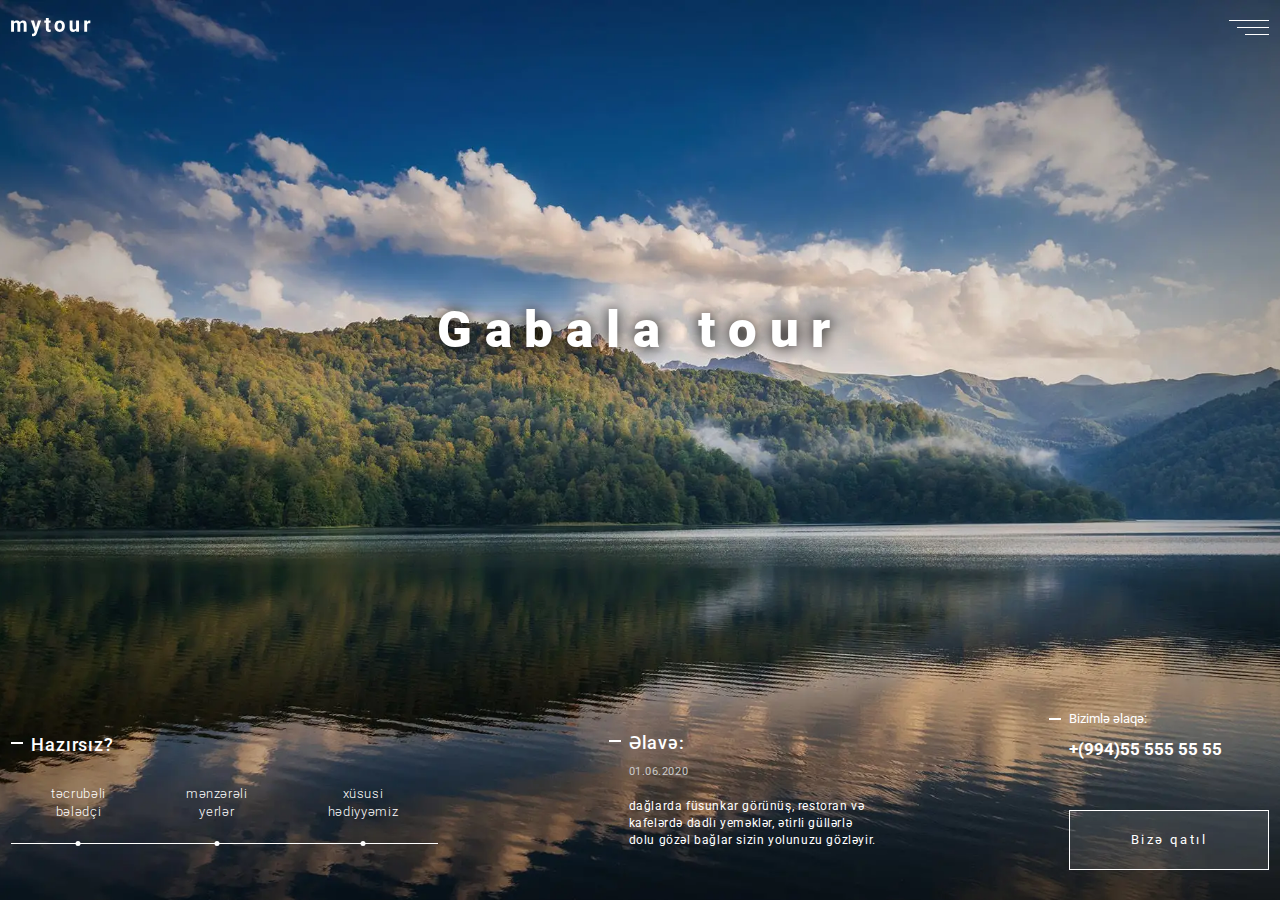
<file: index.html>
<!DOCTYPE html><html lang="az"><head>	<meta charset="UTF-8">	<meta name="viewport" content="width=device-width, initial-scale=1, maximum-scale=1">	<meta http-equiv="X-UA-Compatible" content="ae=edge">	<meta name="format-detection" content="telephone=no">	<title>Document</title>	<meta name="keywords" content="keywords">	<meta name="Description" content="Description">	<meta property="og:url" content="https://site.ru">	<meta property="og:image" content="https://site.ru/img/image.jpg">	<link rel="shortcut icon" href="img/icons/favicon.ico">	<link rel="stylesheet" href="css/libs.min.css">	<link rel="stylesheet" href="css/style.min.css"></head><body>	<div class="wrapper">		<div class="content">			<header class="header">	<div class="header__container _container">		<div class="header__head">			<a class="header__logo" href="#"><picture><source srcset="./img/logo.svg" type="image/webp"><img src="./img/logo.svg" alt="logotype"></picture></a>			<button class="header__burger"><span></span></button>		</div>		<div class="header__body">			<div class="header__wrapper">				<div class="header__text"><p>Qəbələnddə dağlarda füsunkar görünüş, təmiz hava, restoran və kafelərdə dadlı yeməklər, ətirli güllərlə dolu gözəl bağlar sizin yolunuzu gözləyir. Qəbələnd 40-dan çox əyləncə obyektindən – attraksionlar, karusellər, katamaranlı süni göllər, hovuz-su parkı, futbol, basketbol, voleybol meydançaları,  ibarətdir.  Həmçinin siz burada at və ponilərlə gəzintiyə də çıxa bilərsiniz.</p></div>				<div class="header__text"><p>Nohurgöl əzəmətli Qafqaz Dağları, təmiz havası və duru suyu ilə göz oxşayır və Qəbələnin ən görməli yerlərindəndir. Nohur gölü Qəbələ şəhərindən 3 km şərqdə, Nohurqışlaq kəndindən 1 km şimalda, Güllüburun, Göydağ və Yumuru dağların arasındakı təbii çuxurda yerləşir. Öz gözəlliyi ilə görənləri heyran edən Nohurgöldə sakit atmosfer və quşların səsi, şəhər səs-küyündən istirahət etmək üçün ideal mühit yaradır. Burada həmçinin kiçik qayıqlarla və katamaranlarla gəzməklə ətraf mənzərədən zövq almaq olar.</p></div>				<div class="header__text"><p>Vəndam kəndi rayon mərkəzindən 14 kilometr məsafədə yerləşir. Burada çoxlu meyvə, xüsusilə alma bağları var. Turistlərin marağını çəkən bu kəndin cazibədar yerləri çoxdur. Elə rayondakı əksər turizm obyektləri də burada fəaliyyət göstərir. “Duyma” sağlamlıq və istirahət mərkəzi, “Semerana”, “7 gözəl pansionatı” və 7 gözəl şəlaləsi ilə məşhurdur. Qəbələyə istirahətə gələnlər üçün ən çox kirayə evlərin olduğu kənddə məhz Vəndamdır.</p></div>				<div class="header__text"><p>Yeddi Gözəl Şəlaləsi – Qəbələnin ən məşhur turizm məkanlarından biri olan Yeddi gözəl şəlaləsi Vəndam kəndindən 6 kilometr aralıda və Puskan qəsəbəsi üzərində əsas trasın 3 kilometrliyində yerləşir. Burada müxtəlif yarğanlardan tökülən su yeddi pilləli şəlalə əmələ gətirir.</p></div>				<div class="header__text"><p>Qəbələdə turistlərin diqqətini çəkən daha bir böyük məkan “Tufandağ” qış turizm mərkəzidir. Burda idmanın qış növləri üzrə — kanatla gəzintilər, xizək sürmə, restoran, kafe, otel turları, həm böyüklər, həm də uşaqlar üçün ekskursiya və əyləncə xidmətləri vardır.</p></div>				<div class="header__text"><p>Mucuq şəlaləsi Laza kəndinin şimalında, Dəmiraparan çayının sol yamacında yerləşir.  Əvvəlcə sizin qarşınıza kiçik şəlalə çıxacaq və böyük şəlaləyə çatmaq üçün uzun məsafə qət etmək lazım gələcək. Nəhayət, üç saatlıq yoldan sonra 54 metr yüksəklikdə olan sıldırım qayadan sürətlə tökülən Mucuq şəlaləsini görəcəksiniz. Bu gözəl mənzərənin qarşısında yolun bütün yorğunluğu unutduracaq.</p></div>			</div>		</div>	</div></header>			<main class="main">				<div class="main__container _container">					<div class="main__title"><h1>Gabala tour</h1></div>					<div class="main__wrapper">						<div class="main__map">							<h6 class="main__map-title _title _anim-items">Hazırsız?</h6>							<div class="main__map-items">								<div class="main__map-item _anim-items"><p>təcrubəli <br> bələdçi</p></div>								<div class="main__map-item _anim-items"><p>mənzərəli <br> yerlər</p></div>								<div class="main__map-item _anim-items"><p>xüsusi <br> hədiyyəmiz</p></div>							</div>						</div>						<div class="main__info _anim-items">							<h6 class="main__info-title _title">Əlavə:</h6>							<span class="main__info-date">01.06.2020</span>							<div data-da=".main__title,991.98,1" class="main__info-text">dağlarda füsunkar görünüş, restoran və kafelərdə dadlı yeməklər, ətirli güllərlə dolu gözəl bağlar sizin yolunuzu gözləyir.</div>						</div>						<div class="main__connect">							<h6 class="main__connect-title _anim-items">Bizimlə əlaqə:</h6>							<div data-da=".main__title,700,2" class="main__connect-num _anim-items">+(994)55 555 55 55</div>							<a class="main__connect-btn _anim-items" href="#">Bizə qatıl</a>						</div>					</div>				</div>			</main>		</div>		<footer class="footer">	<div class="footer__container _container">		<div class="footer__body">		</div>	</div></footer>	</div>		<script src="js/libs.min.js"></script><script src="js/script.min.js"></script></body></html>
</file>
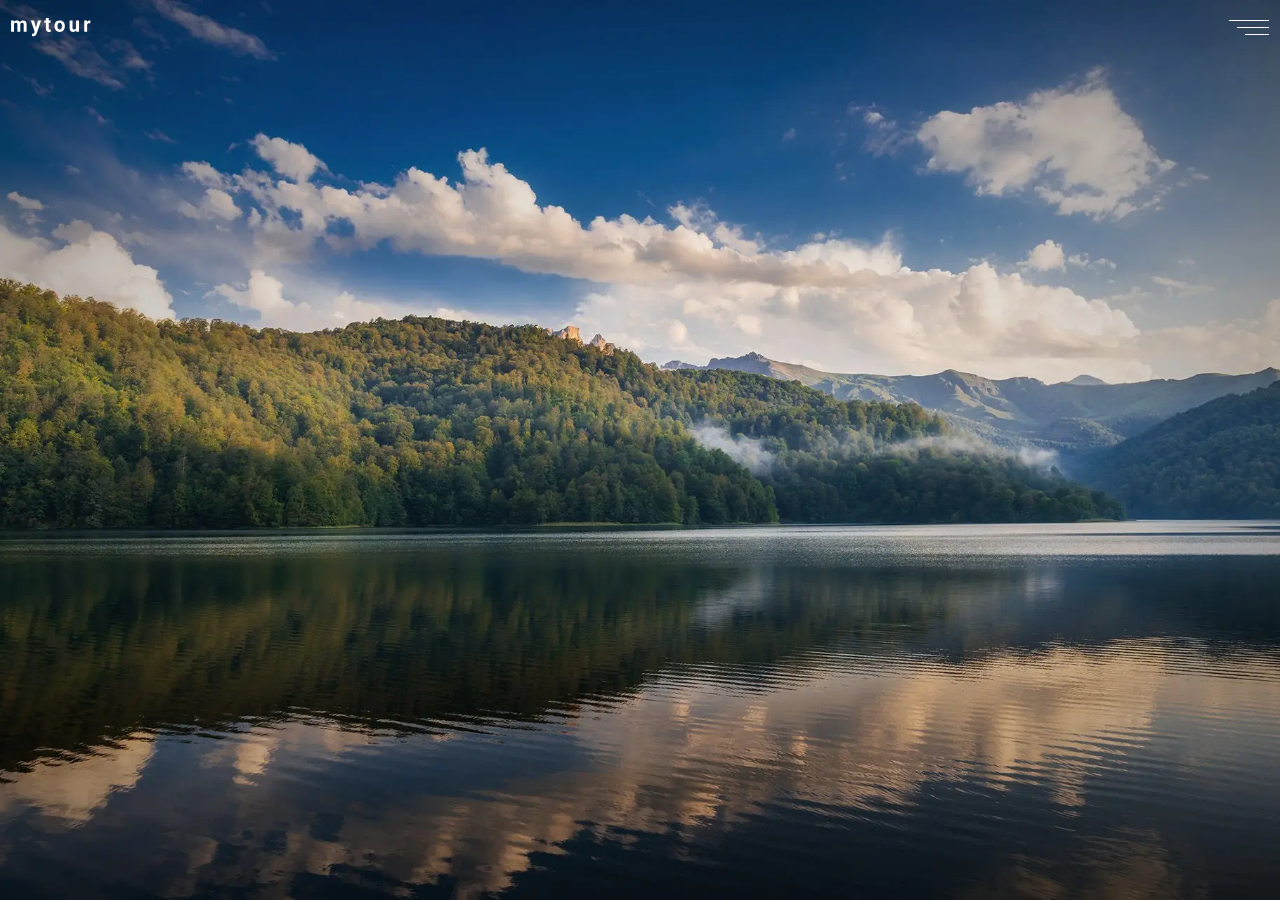
<file: page.html>
<!DOCTYPE html><html lang="en"><head>	<meta charset="UTF-8">	<meta name="viewport" content="width=device-width, initial-scale=1, maximum-scale=1">	<meta http-equiv="X-UA-Compatible" content="ae=edge">	<meta name="format-detection" content="telephone=no">	<title>Page</title>	<meta name="keywords" content="keywords">	<meta name="Description" content="Description">	<meta property="og:url" content="https://site.ru">	<meta property="og:image" content="https://site.ru/img/image.jpg">	<link rel="shortcut icon" href="img/icons/favicon.ico">	<link rel="stylesheet" href="css/libs.min.css">	<link rel="stylesheet" href="css/style.min.css"></head><body>	<div class="wrapper">		<div class="content">			<header class="header">	<div class="header__container _container">		<div class="header__head">			<a class="header__logo" href="#"><picture><source srcset="./img/logo.svg" type="image/webp"><img src="./img/logo.svg" alt="logotype"></picture></a>			<button class="header__burger"><span></span></button>		</div>		<div class="header__body">			<div class="header__wrapper">				<div class="header__text"><p>Qəbələnddə dağlarda füsunkar görünüş, təmiz hava, restoran və kafelərdə dadlı yeməklər, ətirli güllərlə dolu gözəl bağlar sizin yolunuzu gözləyir. Qəbələnd 40-dan çox əyləncə obyektindən – attraksionlar, karusellər, katamaranlı süni göllər, hovuz-su parkı, futbol, basketbol, voleybol meydançaları,  ibarətdir.  Həmçinin siz burada at və ponilərlə gəzintiyə də çıxa bilərsiniz.</p></div>				<div class="header__text"><p>Nohurgöl əzəmətli Qafqaz Dağları, təmiz havası və duru suyu ilə göz oxşayır və Qəbələnin ən görməli yerlərindəndir. Nohur gölü Qəbələ şəhərindən 3 km şərqdə, Nohurqışlaq kəndindən 1 km şimalda, Güllüburun, Göydağ və Yumuru dağların arasındakı təbii çuxurda yerləşir. Öz gözəlliyi ilə görənləri heyran edən Nohurgöldə sakit atmosfer və quşların səsi, şəhər səs-küyündən istirahət etmək üçün ideal mühit yaradır. Burada həmçinin kiçik qayıqlarla və katamaranlarla gəzməklə ətraf mənzərədən zövq almaq olar.</p></div>				<div class="header__text"><p>Vəndam kəndi rayon mərkəzindən 14 kilometr məsafədə yerləşir. Burada çoxlu meyvə, xüsusilə alma bağları var. Turistlərin marağını çəkən bu kəndin cazibədar yerləri çoxdur. Elə rayondakı əksər turizm obyektləri də burada fəaliyyət göstərir. “Duyma” sağlamlıq və istirahət mərkəzi, “Semerana”, “7 gözəl pansionatı” və 7 gözəl şəlaləsi ilə məşhurdur. Qəbələyə istirahətə gələnlər üçün ən çox kirayə evlərin olduğu kənddə məhz Vəndamdır.</p></div>				<div class="header__text"><p>Yeddi Gözəl Şəlaləsi – Qəbələnin ən məşhur turizm məkanlarından biri olan Yeddi gözəl şəlaləsi Vəndam kəndindən 6 kilometr aralıda və Puskan qəsəbəsi üzərində əsas trasın 3 kilometrliyində yerləşir. Burada müxtəlif yarğanlardan tökülən su yeddi pilləli şəlalə əmələ gətirir.</p></div>				<div class="header__text"><p>Qəbələdə turistlərin diqqətini çəkən daha bir böyük məkan “Tufandağ” qış turizm mərkəzidir. Burda idmanın qış növləri üzrə — kanatla gəzintilər, xizək sürmə, restoran, kafe, otel turları, həm böyüklər, həm də uşaqlar üçün ekskursiya və əyləncə xidmətləri vardır.</p></div>				<div class="header__text"><p>Mucuq şəlaləsi Laza kəndinin şimalında, Dəmiraparan çayının sol yamacında yerləşir.  Əvvəlcə sizin qarşınıza kiçik şəlalə çıxacaq və böyük şəlaləyə çatmaq üçün uzun məsafə qət etmək lazım gələcək. Nəhayət, üç saatlıq yoldan sonra 54 metr yüksəklikdə olan sıldırım qayadan sürətlə tökülən Mucuq şəlaləsini görəcəksiniz. Bu gözəl mənzərənin qarşısında yolun bütün yorğunluğu unutduracaq.</p></div>			</div>		</div>	</div></header>			<main class="main">			</main>			<footer class="footer">	<div class="footer__container _container">		<div class="footer__body">		</div>	</div></footer>		</div>	</div>		<script src="js/libs.min.js"></script><script src="js/script.min.js"></script></body></html>
</file>
<file: css/libs.min.css>
@charset "UTF-8";/*! normalize.css v8.0.1 | MIT License | github.com/necolas/normalize.css */button,hr,input{overflow:visible}progress,sub,sup{vertical-align:baseline}.fancybox-container,.fancybox-thumbs,.fancybox-thumbs__list a,.slick-slider{-webkit-tap-highlight-color:transparent}.fancybox-caption,.fancybox-infobar,.slick-slide.dragging img{pointer-events:none}.fancybox-infobar,.fancybox-slide--image .fancybox-content{-webkit-user-select:none;-moz-user-select:none;-ms-user-select:none}.fancybox-container,.fancybox-slide,.fancybox-slide--image .fancybox-content,.fancybox-thumbs__list a{-webkit-backface-visibility:hidden}html{line-height:1.15;-webkit-text-size-adjust:100%}body{margin:0}details,main{display:block}h1{font-size:2em;margin:.67em 0}hr{-webkit-box-sizing:content-box;box-sizing:content-box;height:0}code,kbd,pre,samp{font-family:monospace,monospace;font-size:1em}a{background-color:transparent}abbr[title]{border-bottom:none;-webkit-text-decoration:underline dotted;text-decoration:underline dotted}b,strong{font-weight:bolder}small{font-size:80%}sub,sup{font-size:75%;line-height:0;position:relative}sub{bottom:-.25em}sup{top:-.5em}img{border-style:none}button,input,optgroup,select,textarea{font-family:inherit;font-size:100%;line-height:1.15;margin:0}button,select{text-transform:none}[type=button],[type=reset],[type=submit],button{-webkit-appearance:button}[type=button]::-moz-focus-inner,[type=reset]::-moz-focus-inner,[type=submit]::-moz-focus-inner,button::-moz-focus-inner{border-style:none;padding:0}[type=button]:-moz-focusring,[type=reset]:-moz-focusring,[type=submit]:-moz-focusring,button:-moz-focusring{outline:ButtonText dotted 1px}fieldset{padding:.35em .75em .625em}legend{-webkit-box-sizing:border-box;box-sizing:border-box;color:inherit;display:table;max-width:100%;padding:0;white-space:normal}textarea{overflow:auto}[type=checkbox],[type=radio]{-webkit-box-sizing:border-box;box-sizing:border-box;padding:0}[type=number]::-webkit-inner-spin-button,[type=number]::-webkit-outer-spin-button{height:auto}[type=search]{-webkit-appearance:textfield;outline-offset:-2px}[type=search]::-webkit-search-decoration{-webkit-appearance:none}::-webkit-file-upload-button{-webkit-appearance:button;font:inherit}summary{display:list-item}[hidden],template{display:none}body.compensate-for-scrollbar{overflow:hidden}.fancybox-active{height:auto}.fancybox-is-hidden{left:-9999px;margin:0;position:absolute!important;top:-9999px;visibility:hidden}.fancybox-container{height:100%;left:0;outline:0;position:fixed;top:0;-ms-touch-action:manipulation;touch-action:manipulation;-webkit-transform:translateZ(0);transform:translateZ(0);width:100%;z-index:99992}.fancybox-container *{-webkit-box-sizing:border-box;box-sizing:border-box}.fancybox-bg,.fancybox-inner,.fancybox-outer,.fancybox-stage{bottom:0;left:0;position:absolute;right:0;top:0}.fancybox-outer{-webkit-overflow-scrolling:touch;overflow-y:auto}.fancybox-bg{background:#1e1e1e;opacity:0;-webkit-transition-duration:inherit;-o-transition-duration:inherit;transition-duration:inherit;-webkit-transition-property:opacity;-o-transition-property:opacity;transition-property:opacity;-webkit-transition-timing-function:cubic-bezier(.47,0,.74,.71);-o-transition-timing-function:cubic-bezier(.47,0,.74,.71);transition-timing-function:cubic-bezier(.47,0,.74,.71)}.fancybox-is-open .fancybox-bg{opacity:.9;-webkit-transition-timing-function:cubic-bezier(.22,.61,.36,1);-o-transition-timing-function:cubic-bezier(.22,.61,.36,1);transition-timing-function:cubic-bezier(.22,.61,.36,1)}.fancybox-caption,.fancybox-infobar,.fancybox-navigation .fancybox-button,.fancybox-toolbar{direction:ltr;opacity:0;position:absolute;-webkit-transition:opacity .25s ease,visibility 0s ease .25s;-o-transition:opacity .25s ease,visibility 0s ease .25s;transition:opacity .25s ease,visibility 0s ease .25s;visibility:hidden;z-index:99997}.fancybox-show-caption .fancybox-caption,.fancybox-show-infobar .fancybox-infobar,.fancybox-show-nav .fancybox-navigation .fancybox-button,.fancybox-show-toolbar .fancybox-toolbar{opacity:1;-webkit-transition:opacity .25s ease 0s,visibility 0s ease 0s;-o-transition:opacity .25s ease 0s,visibility 0s ease 0s;transition:opacity .25s ease 0s,visibility 0s ease 0s;visibility:visible}.fancybox-infobar{color:#ccc;font-size:13px;-webkit-font-smoothing:subpixel-antialiased;height:44px;left:0;line-height:44px;min-width:44px;mix-blend-mode:difference;padding:0 10px;top:0;-webkit-touch-callout:none;user-select:none}.fancybox-toolbar{right:0;top:0}.fancybox-stage{direction:ltr;overflow:visible;-webkit-transform:translateZ(0);transform:translateZ(0);z-index:99994}.fancybox-is-open .fancybox-stage{overflow:hidden}.fancybox-slide{display:none;height:100%;left:0;outline:0;overflow:auto;-webkit-overflow-scrolling:touch;padding:44px;position:absolute;text-align:center;top:0;-webkit-transition-property:opacity,-webkit-transform;-o-transition-property:transform,opacity;transition-property:transform,opacity;transition-property:transform,opacity,-webkit-transform;white-space:normal;width:100%;z-index:99994}.fancybox-slide::before{content:'';display:inline-block;font-size:0;height:100%;vertical-align:middle;width:0}.fancybox-is-sliding .fancybox-slide,.fancybox-slide--current,.fancybox-slide--next,.fancybox-slide--previous{display:block}.fancybox-slide--image{overflow:hidden;padding:44px 0}.fancybox-slide--image::before{display:none}.fancybox-slide--html{padding:6px}.fancybox-content{background:#fff;display:inline-block;margin:0;max-width:100%;overflow:auto;-webkit-overflow-scrolling:touch;padding:44px;position:relative;text-align:left;vertical-align:middle}.fancybox-slide--image .fancybox-content{-webkit-animation-timing-function:cubic-bezier(.5,0,.14,1);animation-timing-function:cubic-bezier(.5,0,.14,1);background:no-repeat;background-size:100% 100%;left:0;max-width:none;overflow:visible;padding:0;position:absolute;top:0;-ms-transform-origin:top left;-webkit-transform-origin:top left;transform-origin:top left;-webkit-transition-property:opacity,-webkit-transform;-o-transition-property:transform,opacity;transition-property:transform,opacity;transition-property:transform,opacity,-webkit-transform;user-select:none;z-index:99995}.fancybox-image,.fancybox-share__button,.fancybox-spaceball{-webkit-user-select:none;-moz-user-select:none;-ms-user-select:none}.fancybox-can-zoomOut .fancybox-content{cursor:-webkit-zoom-out;cursor:zoom-out}.fancybox-can-zoomIn .fancybox-content{cursor:-webkit-zoom-in;cursor:zoom-in}.fancybox-can-pan .fancybox-content,.fancybox-can-swipe .fancybox-content{cursor:-webkit-grab;cursor:grab}.fancybox-is-grabbing .fancybox-content{cursor:-webkit-grabbing;cursor:grabbing}.fancybox-container [data-selectable=true]{cursor:text}.fancybox-image,.fancybox-spaceball{background:0 0;border:0;height:100%;left:0;margin:0;max-height:none;max-width:none;padding:0;position:absolute;top:0;user-select:none;width:100%}.fancybox-spaceball{z-index:1}.fancybox-slide--iframe .fancybox-content,.fancybox-slide--map .fancybox-content,.fancybox-slide--pdf .fancybox-content,.fancybox-slide--video .fancybox-content{height:100%;overflow:visible;padding:0;width:100%}.fancybox-slide--video .fancybox-content{background:#000}.fancybox-slide--map .fancybox-content{background:#e5e3df}.fancybox-slide--iframe .fancybox-content{background:#fff}.fancybox-iframe,.fancybox-video{background:0 0;border:0;display:block;height:100%;margin:0;overflow:hidden;padding:0;width:100%}.fancybox-iframe{left:0;position:absolute;top:0}.fancybox-error{background:#fff;cursor:default;max-width:400px;padding:40px;width:100%}.fancybox-error p{color:#444;font-size:16px;line-height:20px;margin:0;padding:0}.fancybox-button{background:rgba(30,30,30,.6);border:0;border-radius:0;-webkit-box-shadow:none;box-shadow:none;cursor:pointer;display:inline-block;height:44px;margin:0;padding:10px;position:relative;-webkit-transition:color .2s;-o-transition:color .2s;transition:color .2s;vertical-align:top;visibility:inherit;width:44px}.fancybox-button,.fancybox-button:link,.fancybox-button:visited{color:#ccc}.fancybox-button:hover{color:#fff}.fancybox-button:focus{outline:0}.fancybox-button.fancybox-focus{outline:dotted 1px}.fancybox-button[disabled],.fancybox-button[disabled]:hover{color:#888;cursor:default;outline:0}.fancybox-button div{height:100%}.fancybox-button svg{display:block;height:100%;overflow:visible;position:relative;width:100%}.fancybox-button--fsenter svg:nth-child(2),.fancybox-button--fsexit svg:nth-child(1),.fancybox-button--pause svg:nth-child(1),.fancybox-button--play svg:nth-child(2),.fancybox-is-scaling .fancybox-close-small,.fancybox-is-zoomable.fancybox-can-pan .fancybox-close-small{display:none}.fancybox-button svg path{fill:currentColor;stroke-width:0}.fancybox-progress{background:#ff5268;height:2px;left:0;position:absolute;right:0;top:0;-ms-transform:scaleX(0);-webkit-transform:scaleX(0);transform:scaleX(0);-ms-transform-origin:0;-webkit-transform-origin:0;transform-origin:0;-webkit-transition-property:-webkit-transform;-o-transition-property:transform;transition-property:transform;transition-property:transform,-webkit-transform;-webkit-transition-timing-function:linear;-o-transition-timing-function:linear;transition-timing-function:linear;z-index:99998}.fancybox-close-small{background:0 0;border:0;border-radius:0;color:#ccc;cursor:pointer;opacity:.8;padding:8px;position:absolute;right:-12px;top:-44px;z-index:401}.fancybox-close-small:hover{color:#fff;opacity:1}.fancybox-slide--html .fancybox-close-small{color:currentColor;padding:10px;right:0;top:0}.fancybox-slide--image.fancybox-is-scaling .fancybox-content{overflow:hidden}.fancybox-navigation .fancybox-button{background-clip:content-box;height:100px;opacity:0;position:absolute;top:calc(50% - 50px);width:70px}.fancybox-navigation .fancybox-button div{padding:7px}.fancybox-navigation .fancybox-button--arrow_left{left:0;left:env(safe-area-inset-left);padding:31px 26px 31px 6px}.fancybox-navigation .fancybox-button--arrow_right{padding:31px 6px 31px 26px;right:0;right:env(safe-area-inset-right)}.fancybox-caption{background:-webkit-gradient(linear,left bottom,left top,from(rgba(0,0,0,.85)),color-stop(50%,rgba(0,0,0,.3)),color-stop(65%,rgba(0,0,0,.15)),color-stop(75.5%,rgba(0,0,0,.075)),color-stop(82.85%,rgba(0,0,0,.037)),color-stop(88%,rgba(0,0,0,.019)),to(rgba(0,0,0,0)));background:-o-linear-gradient(bottom,rgba(0,0,0,.85) 0,rgba(0,0,0,.3) 50%,rgba(0,0,0,.15) 65%,rgba(0,0,0,.075) 75.5%,rgba(0,0,0,.037) 82.85%,rgba(0,0,0,.019) 88%,rgba(0,0,0,0) 100%);background:linear-gradient(to top,rgba(0,0,0,.85) 0,rgba(0,0,0,.3) 50%,rgba(0,0,0,.15) 65%,rgba(0,0,0,.075) 75.5%,rgba(0,0,0,.037) 82.85%,rgba(0,0,0,.019) 88%,rgba(0,0,0,0) 100%);bottom:0;color:#eee;font-size:14px;font-weight:400;left:0;line-height:1.5;padding:75px 44px 25px;right:0;text-align:center;z-index:99996}@supports (padding:max(0px)){.fancybox-caption{padding:75px max(44px,env(safe-area-inset-right)) max(25px,env(safe-area-inset-bottom)) max(44px,env(safe-area-inset-left))}}.fancybox-caption--separate{margin-top:-50px}.fancybox-caption__body{max-height:50vh;overflow:auto;pointer-events:all}.fancybox-caption a,.fancybox-caption a:link,.fancybox-caption a:visited{color:#ccc;text-decoration:none}.fancybox-caption a:hover{color:#fff;text-decoration:underline}.fancybox-loading{-webkit-animation:fancybox-rotate 1s linear infinite;animation:fancybox-rotate 1s linear infinite;background:0 0;border:4px solid #888;border-bottom-color:#fff;border-radius:50%;height:50px;left:50%;margin:-25px 0 0 -25px;opacity:.7;padding:0;position:absolute;top:50%;width:50px;z-index:99999}@-webkit-keyframes fancybox-rotate{100%{-webkit-transform:rotate(360deg);transform:rotate(360deg)}}@keyframes fancybox-rotate{100%{-webkit-transform:rotate(360deg);transform:rotate(360deg)}}.fancybox-animated{-webkit-transition-timing-function:cubic-bezier(0,0,.25,1);-o-transition-timing-function:cubic-bezier(0,0,.25,1);transition-timing-function:cubic-bezier(0,0,.25,1)}.fancybox-fx-slide.fancybox-slide--previous{opacity:0;-webkit-transform:translate3d(-100%,0,0);transform:translate3d(-100%,0,0)}.fancybox-fx-slide.fancybox-slide--next{opacity:0;-webkit-transform:translate3d(100%,0,0);transform:translate3d(100%,0,0)}.fancybox-fx-slide.fancybox-slide--current{opacity:1;-webkit-transform:translate3d(0,0,0);transform:translate3d(0,0,0)}.fancybox-fx-fade.fancybox-slide--next,.fancybox-fx-fade.fancybox-slide--previous{opacity:0;-webkit-transition-timing-function:cubic-bezier(.19,1,.22,1);-o-transition-timing-function:cubic-bezier(.19,1,.22,1);transition-timing-function:cubic-bezier(.19,1,.22,1)}.fancybox-fx-fade.fancybox-slide--current{opacity:1}.fancybox-fx-zoom-in-out.fancybox-slide--previous{opacity:0;-webkit-transform:scale3d(1.5,1.5,1.5);transform:scale3d(1.5,1.5,1.5)}.fancybox-fx-zoom-in-out.fancybox-slide--next{opacity:0;-webkit-transform:scale3d(.5,.5,.5);transform:scale3d(.5,.5,.5)}.fancybox-fx-zoom-in-out.fancybox-slide--current{opacity:1;-webkit-transform:scale3d(1,1,1);transform:scale3d(1,1,1)}.fancybox-fx-rotate.fancybox-slide--previous{opacity:0;-ms-transform:rotate(-360deg);-webkit-transform:rotate(-360deg);transform:rotate(-360deg)}.fancybox-fx-rotate.fancybox-slide--next{opacity:0;-ms-transform:rotate(360deg);-webkit-transform:rotate(360deg);transform:rotate(360deg)}.fancybox-fx-rotate.fancybox-slide--current{opacity:1;-ms-transform:rotate(0);-webkit-transform:rotate(0);transform:rotate(0)}.fancybox-fx-circular.fancybox-slide--previous{opacity:0;-webkit-transform:scale3d(0,0,0) translate3d(-100%,0,0);transform:scale3d(0,0,0) translate3d(-100%,0,0)}.fancybox-fx-circular.fancybox-slide--next{opacity:0;-webkit-transform:scale3d(0,0,0) translate3d(100%,0,0);transform:scale3d(0,0,0) translate3d(100%,0,0)}.fancybox-fx-circular.fancybox-slide--current{opacity:1;-webkit-transform:scale3d(1,1,1) translate3d(0,0,0);transform:scale3d(1,1,1) translate3d(0,0,0)}.fancybox-fx-tube.fancybox-slide--previous{-webkit-transform:translate3d(-100%,0,0) scale(.1) skew(-10deg);transform:translate3d(-100%,0,0) scale(.1) skew(-10deg)}.fancybox-fx-tube.fancybox-slide--next{-webkit-transform:translate3d(100%,0,0) scale(.1) skew(10deg);transform:translate3d(100%,0,0) scale(.1) skew(10deg)}.fancybox-fx-tube.fancybox-slide--current{-webkit-transform:translate3d(0,0,0) scale(1);transform:translate3d(0,0,0) scale(1)}@media all and (max-height:576px){.fancybox-slide{padding-left:6px;padding-right:6px}.fancybox-slide--image{padding:6px 0}.fancybox-close-small{right:-6px}.fancybox-slide--image .fancybox-close-small{background:#4e4e4e;color:#f2f4f6;height:36px;opacity:1;padding:6px;right:0;top:0;width:36px}.fancybox-caption{padding-left:12px;padding-right:12px}@supports (padding:max(0px)){.fancybox-caption{padding-left:max(12px,env(safe-area-inset-left));padding-right:max(12px,env(safe-area-inset-right))}}}.fancybox-share{background:#f4f4f4;border-radius:3px;max-width:90%;padding:30px;text-align:center}.fancybox-share h1{color:#222;font-size:35px;font-weight:700;margin:0 0 20px}.fancybox-share p{margin:0;padding:0}.fancybox-share__button{border:0;border-radius:3px;display:inline-block;font-size:14px;font-weight:700;line-height:40px;margin:0 5px 10px;min-width:130px;padding:0 15px;text-decoration:none;-webkit-transition:all .2s;-o-transition:all .2s;transition:all .2s;user-select:none;white-space:nowrap}.fancybox-share__button:link,.fancybox-share__button:visited{color:#fff}.fancybox-share__button:hover{text-decoration:none}.fancybox-share__button--fb{background:#3b5998}.fancybox-share__button--fb:hover{background:#344e86}.fancybox-share__button--pt{background:#bd081d}.fancybox-share__button--pt:hover{background:#aa0719}.fancybox-share__button--tw{background:#1da1f2}.fancybox-share__button--tw:hover{background:#0d95e8}.fancybox-share__button svg{height:25px;margin-right:7px;position:relative;top:-1px;vertical-align:middle;width:25px}.fancybox-share__button svg path{fill:#fff}.fancybox-share__input{background:0 0;border:0;border-bottom:1px solid #d7d7d7;border-radius:0;color:#5d5b5b;font-size:14px;margin:10px 0 0;outline:0;padding:10px 15px;width:100%}.fancybox-thumbs{background:#ddd;bottom:0;display:none;margin:0;-webkit-overflow-scrolling:touch;-ms-overflow-style:-ms-autohiding-scrollbar;padding:2px 2px 4px;position:absolute;right:0;top:0;width:212px;z-index:99995}.fancybox-thumbs-x{overflow-x:auto;overflow-y:hidden}.fancybox-show-thumbs .fancybox-thumbs{display:block}.fancybox-show-thumbs .fancybox-inner{right:212px}.fancybox-thumbs__list{font-size:0;height:100%;list-style:none;margin:0;overflow-x:hidden;overflow-y:auto;padding:0;position:absolute;position:relative;white-space:nowrap;width:100%}.fancybox-thumbs-x .fancybox-thumbs__list{overflow:hidden}.fancybox-thumbs-y .fancybox-thumbs__list::-webkit-scrollbar{width:7px}.fancybox-thumbs-y .fancybox-thumbs__list::-webkit-scrollbar-track{background:#fff;border-radius:10px;-webkit-box-shadow:inset 0 0 6px rgba(0,0,0,.3);box-shadow:inset 0 0 6px rgba(0,0,0,.3)}.fancybox-thumbs-y .fancybox-thumbs__list::-webkit-scrollbar-thumb{background:#2a2a2a;border-radius:10px}.fancybox-thumbs__list a{backface-visibility:hidden;background-color:rgba(0,0,0,.1);background-position:center center;background-repeat:no-repeat;background-size:cover;cursor:pointer;float:left;height:75px;margin:2px;max-height:calc(100% - 8px);max-width:calc(50% - 4px);outline:0;overflow:hidden;padding:0;position:relative;width:100px}.fancybox-thumbs__list a::before{border:6px solid #ff5268;bottom:0;content:'';left:0;opacity:0;position:absolute;right:0;top:0;-webkit-transition:all .2s cubic-bezier(.25,.46,.45,.94);-o-transition:all .2s cubic-bezier(.25,.46,.45,.94);transition:all .2s cubic-bezier(.25,.46,.45,.94);z-index:99991}.slick-list,.slick-slider,.slick-track{position:relative;display:block}.fancybox-thumbs__list a:focus::before{opacity:.5}.fancybox-thumbs__list a.fancybox-thumbs-active::before{opacity:1}@media all and (max-width:576px){.fancybox-thumbs{width:110px}.fancybox-show-thumbs .fancybox-inner{right:110px}.fancybox-thumbs__list a{max-width:calc(100% - 10px)}}.slick-slider{-webkit-box-sizing:border-box;box-sizing:border-box;-webkit-user-select:none;-moz-user-select:none;-ms-user-select:none;user-select:none;-webkit-touch-callout:none;-khtml-user-select:none;-ms-touch-action:pan-y;touch-action:pan-y}.slick-list{overflow:hidden;margin:0;padding:0}.slick-list:focus{outline:0}.slick-list.dragging{cursor:pointer;cursor:hand}.slick-slider .slick-list,.slick-slider .slick-track{-webkit-transform:translate3d(0,0,0);-ms-transform:translate3d(0,0,0);transform:translate3d(0,0,0)}.slick-track{top:0;left:0;margin-left:auto;margin-right:auto}.slick-track:after,.slick-track:before{display:table;content:''}.slick-track:after{clear:both}.slick-loading .slick-track{visibility:hidden}.slick-slide{display:none;float:left;height:100%;min-height:1px}[dir=rtl] .slick-slide{float:right}.slick-slide img{display:block}.slick-slide.slick-loading img{display:none}.slick-initialized .slick-slide{display:block}.slick-loading .slick-slide{visibility:hidden}.slick-vertical .slick-slide{display:block;height:auto;border:1px solid transparent}.slick-arrow.slick-hidden{display:none}/*!
 * animate.css - https://animate.style/
 * Version - 4.1.1
 * Licensed under the MIT license - http://opensource.org/licenses/MIT
 *
 * Copyright (c) 2020 Animate.css
 */:root{--animate-duration:1s;--animate-delay:1s;--animate-repeat:1}.animate__animated{-webkit-animation-duration:var(--animate-duration);animation-duration:var(--animate-duration);-webkit-animation-fill-mode:both;animation-fill-mode:both}.animate__animated.animate__infinite{-webkit-animation-iteration-count:infinite;animation-iteration-count:infinite}.animate__animated.animate__repeat-1{-webkit-animation-iteration-count:var(--animate-repeat);animation-iteration-count:var(--animate-repeat)}.animate__animated.animate__repeat-2{-webkit-animation-iteration-count:calc(var(--animate-repeat) * 2);animation-iteration-count:calc(var(--animate-repeat) * 2)}.animate__animated.animate__repeat-3{-webkit-animation-iteration-count:calc(var(--animate-repeat) * 3);animation-iteration-count:calc(var(--animate-repeat) * 3)}.animate__animated.animate__delay-1s{-webkit-animation-delay:var(--animate-delay);animation-delay:var(--animate-delay)}.animate__animated.animate__delay-2s{-webkit-animation-delay:calc(var(--animate-delay) * 2);animation-delay:calc(var(--animate-delay) * 2)}.animate__animated.animate__delay-3s{-webkit-animation-delay:calc(var(--animate-delay) * 3);animation-delay:calc(var(--animate-delay) * 3)}.animate__animated.animate__delay-4s{-webkit-animation-delay:calc(var(--animate-delay) * 4);animation-delay:calc(var(--animate-delay) * 4)}.animate__animated.animate__delay-5s{-webkit-animation-delay:calc(var(--animate-delay) * 5);animation-delay:calc(var(--animate-delay) * 5)}.animate__animated.animate__faster{-webkit-animation-duration:calc(var(--animate-duration)/ 2);animation-duration:calc(var(--animate-duration)/ 2)}.animate__animated.animate__fast{-webkit-animation-duration:calc(var(--animate-duration) * .8);animation-duration:calc(var(--animate-duration) * .8)}.animate__animated.animate__slow{-webkit-animation-duration:calc(var(--animate-duration) * 2);animation-duration:calc(var(--animate-duration) * 2)}.animate__animated.animate__slower{-webkit-animation-duration:calc(var(--animate-duration) * 3);animation-duration:calc(var(--animate-duration) * 3)}@media print,(prefers-reduced-motion:reduce){.animate__animated{-webkit-animation-duration:1ms!important;animation-duration:1ms!important;-webkit-transition-duration:1ms!important;-o-transition-duration:1ms!important;transition-duration:1ms!important;-webkit-animation-iteration-count:1!important;animation-iteration-count:1!important}.animate__animated[class*=Out]{opacity:0}}@-webkit-keyframes bounce{20%,53%,from,to{-webkit-animation-timing-function:cubic-bezier(.215,.61,.355,1);animation-timing-function:cubic-bezier(.215,.61,.355,1);-webkit-transform:translate3d(0,0,0);transform:translate3d(0,0,0)}40%,43%{-webkit-animation-timing-function:cubic-bezier(.755,.05,.855,.06);animation-timing-function:cubic-bezier(.755,.05,.855,.06);-webkit-transform:translate3d(0,-30px,0) scaleY(1.1);transform:translate3d(0,-30px,0) scaleY(1.1)}70%{-webkit-animation-timing-function:cubic-bezier(.755,.05,.855,.06);animation-timing-function:cubic-bezier(.755,.05,.855,.06);-webkit-transform:translate3d(0,-15px,0) scaleY(1.05);transform:translate3d(0,-15px,0) scaleY(1.05)}80%{-webkit-transition-timing-function:cubic-bezier(.215,.61,.355,1);transition-timing-function:cubic-bezier(.215,.61,.355,1);-webkit-transform:translate3d(0,0,0) scaleY(.95);transform:translate3d(0,0,0) scaleY(.95)}90%{-webkit-transform:translate3d(0,-4px,0) scaleY(1.02);transform:translate3d(0,-4px,0) scaleY(1.02)}}@keyframes bounce{20%,53%,from,to{-webkit-animation-timing-function:cubic-bezier(.215,.61,.355,1);animation-timing-function:cubic-bezier(.215,.61,.355,1);-webkit-transform:translate3d(0,0,0);transform:translate3d(0,0,0)}40%,43%{-webkit-animation-timing-function:cubic-bezier(.755,.05,.855,.06);animation-timing-function:cubic-bezier(.755,.05,.855,.06);-webkit-transform:translate3d(0,-30px,0) scaleY(1.1);transform:translate3d(0,-30px,0) scaleY(1.1)}70%{-webkit-animation-timing-function:cubic-bezier(.755,.05,.855,.06);animation-timing-function:cubic-bezier(.755,.05,.855,.06);-webkit-transform:translate3d(0,-15px,0) scaleY(1.05);transform:translate3d(0,-15px,0) scaleY(1.05)}80%{-webkit-transition-timing-function:cubic-bezier(.215,.61,.355,1);-o-transition-timing-function:cubic-bezier(.215,.61,.355,1);transition-timing-function:cubic-bezier(.215,.61,.355,1);-webkit-transform:translate3d(0,0,0) scaleY(.95);transform:translate3d(0,0,0) scaleY(.95)}90%{-webkit-transform:translate3d(0,-4px,0) scaleY(1.02);transform:translate3d(0,-4px,0) scaleY(1.02)}}.animate__bounce{-webkit-animation-name:bounce;animation-name:bounce;-webkit-transform-origin:center bottom;-ms-transform-origin:center bottom;transform-origin:center bottom}@-webkit-keyframes flash{50%,from,to{opacity:1}25%,75%{opacity:0}}@keyframes flash{50%,from,to{opacity:1}25%,75%{opacity:0}}.animate__flash{-webkit-animation-name:flash;animation-name:flash}@-webkit-keyframes pulse{from,to{-webkit-transform:scale3d(1,1,1);transform:scale3d(1,1,1)}50%{-webkit-transform:scale3d(1.05,1.05,1.05);transform:scale3d(1.05,1.05,1.05)}}@keyframes pulse{from,to{-webkit-transform:scale3d(1,1,1);transform:scale3d(1,1,1)}50%{-webkit-transform:scale3d(1.05,1.05,1.05);transform:scale3d(1.05,1.05,1.05)}}.animate__pulse{-webkit-animation-name:pulse;animation-name:pulse;-webkit-animation-timing-function:ease-in-out;animation-timing-function:ease-in-out}@-webkit-keyframes rubberBand{from,to{-webkit-transform:scale3d(1,1,1);transform:scale3d(1,1,1)}30%{-webkit-transform:scale3d(1.25,.75,1);transform:scale3d(1.25,.75,1)}40%{-webkit-transform:scale3d(.75,1.25,1);transform:scale3d(.75,1.25,1)}50%{-webkit-transform:scale3d(1.15,.85,1);transform:scale3d(1.15,.85,1)}65%{-webkit-transform:scale3d(.95,1.05,1);transform:scale3d(.95,1.05,1)}75%{-webkit-transform:scale3d(1.05,.95,1);transform:scale3d(1.05,.95,1)}}@keyframes rubberBand{from,to{-webkit-transform:scale3d(1,1,1);transform:scale3d(1,1,1)}30%{-webkit-transform:scale3d(1.25,.75,1);transform:scale3d(1.25,.75,1)}40%{-webkit-transform:scale3d(.75,1.25,1);transform:scale3d(.75,1.25,1)}50%{-webkit-transform:scale3d(1.15,.85,1);transform:scale3d(1.15,.85,1)}65%{-webkit-transform:scale3d(.95,1.05,1);transform:scale3d(.95,1.05,1)}75%{-webkit-transform:scale3d(1.05,.95,1);transform:scale3d(1.05,.95,1)}}.animate__rubberBand{-webkit-animation-name:rubberBand;animation-name:rubberBand}@-webkit-keyframes shakeX{from,to{-webkit-transform:translate3d(0,0,0);transform:translate3d(0,0,0)}10%,30%,50%,70%,90%{-webkit-transform:translate3d(-10px,0,0);transform:translate3d(-10px,0,0)}20%,40%,60%,80%{-webkit-transform:translate3d(10px,0,0);transform:translate3d(10px,0,0)}}@keyframes shakeX{from,to{-webkit-transform:translate3d(0,0,0);transform:translate3d(0,0,0)}10%,30%,50%,70%,90%{-webkit-transform:translate3d(-10px,0,0);transform:translate3d(-10px,0,0)}20%,40%,60%,80%{-webkit-transform:translate3d(10px,0,0);transform:translate3d(10px,0,0)}}.animate__shakeX{-webkit-animation-name:shakeX;animation-name:shakeX}@-webkit-keyframes shakeY{from,to{-webkit-transform:translate3d(0,0,0);transform:translate3d(0,0,0)}10%,30%,50%,70%,90%{-webkit-transform:translate3d(0,-10px,0);transform:translate3d(0,-10px,0)}20%,40%,60%,80%{-webkit-transform:translate3d(0,10px,0);transform:translate3d(0,10px,0)}}@keyframes shakeY{from,to{-webkit-transform:translate3d(0,0,0);transform:translate3d(0,0,0)}10%,30%,50%,70%,90%{-webkit-transform:translate3d(0,-10px,0);transform:translate3d(0,-10px,0)}20%,40%,60%,80%{-webkit-transform:translate3d(0,10px,0);transform:translate3d(0,10px,0)}}.animate__shakeY{-webkit-animation-name:shakeY;animation-name:shakeY}@-webkit-keyframes headShake{0%{-webkit-transform:translateX(0);transform:translateX(0)}6.5%{-webkit-transform:translateX(-6px) rotateY(-9deg);transform:translateX(-6px) rotateY(-9deg)}18.5%{-webkit-transform:translateX(5px) rotateY(7deg);transform:translateX(5px) rotateY(7deg)}31.5%{-webkit-transform:translateX(-3px) rotateY(-5deg);transform:translateX(-3px) rotateY(-5deg)}43.5%{-webkit-transform:translateX(2px) rotateY(3deg);transform:translateX(2px) rotateY(3deg)}50%{-webkit-transform:translateX(0);transform:translateX(0)}}@keyframes headShake{0%{-webkit-transform:translateX(0);transform:translateX(0)}6.5%{-webkit-transform:translateX(-6px) rotateY(-9deg);transform:translateX(-6px) rotateY(-9deg)}18.5%{-webkit-transform:translateX(5px) rotateY(7deg);transform:translateX(5px) rotateY(7deg)}31.5%{-webkit-transform:translateX(-3px) rotateY(-5deg);transform:translateX(-3px) rotateY(-5deg)}43.5%{-webkit-transform:translateX(2px) rotateY(3deg);transform:translateX(2px) rotateY(3deg)}50%{-webkit-transform:translateX(0);transform:translateX(0)}}.animate__headShake{-webkit-animation-timing-function:ease-in-out;animation-timing-function:ease-in-out;-webkit-animation-name:headShake;animation-name:headShake}@-webkit-keyframes swing{20%{-webkit-transform:rotate3d(0,0,1,15deg);transform:rotate3d(0,0,1,15deg)}40%{-webkit-transform:rotate3d(0,0,1,-10deg);transform:rotate3d(0,0,1,-10deg)}60%{-webkit-transform:rotate3d(0,0,1,5deg);transform:rotate3d(0,0,1,5deg)}80%{-webkit-transform:rotate3d(0,0,1,-5deg);transform:rotate3d(0,0,1,-5deg)}to{-webkit-transform:rotate3d(0,0,1,0deg);transform:rotate3d(0,0,1,0deg)}}@keyframes swing{20%{-webkit-transform:rotate3d(0,0,1,15deg);transform:rotate3d(0,0,1,15deg)}40%{-webkit-transform:rotate3d(0,0,1,-10deg);transform:rotate3d(0,0,1,-10deg)}60%{-webkit-transform:rotate3d(0,0,1,5deg);transform:rotate3d(0,0,1,5deg)}80%{-webkit-transform:rotate3d(0,0,1,-5deg);transform:rotate3d(0,0,1,-5deg)}to{-webkit-transform:rotate3d(0,0,1,0deg);transform:rotate3d(0,0,1,0deg)}}.animate__swing{-webkit-transform-origin:top center;-ms-transform-origin:top center;transform-origin:top center;-webkit-animation-name:swing;animation-name:swing}@-webkit-keyframes tada{from,to{-webkit-transform:scale3d(1,1,1);transform:scale3d(1,1,1)}10%,20%{-webkit-transform:scale3d(.9,.9,.9) rotate3d(0,0,1,-3deg);transform:scale3d(.9,.9,.9) rotate3d(0,0,1,-3deg)}30%,50%,70%,90%{-webkit-transform:scale3d(1.1,1.1,1.1) rotate3d(0,0,1,3deg);transform:scale3d(1.1,1.1,1.1) rotate3d(0,0,1,3deg)}40%,60%,80%{-webkit-transform:scale3d(1.1,1.1,1.1) rotate3d(0,0,1,-3deg);transform:scale3d(1.1,1.1,1.1) rotate3d(0,0,1,-3deg)}}@keyframes tada{from,to{-webkit-transform:scale3d(1,1,1);transform:scale3d(1,1,1)}10%,20%{-webkit-transform:scale3d(.9,.9,.9) rotate3d(0,0,1,-3deg);transform:scale3d(.9,.9,.9) rotate3d(0,0,1,-3deg)}30%,50%,70%,90%{-webkit-transform:scale3d(1.1,1.1,1.1) rotate3d(0,0,1,3deg);transform:scale3d(1.1,1.1,1.1) rotate3d(0,0,1,3deg)}40%,60%,80%{-webkit-transform:scale3d(1.1,1.1,1.1) rotate3d(0,0,1,-3deg);transform:scale3d(1.1,1.1,1.1) rotate3d(0,0,1,-3deg)}}.animate__tada{-webkit-animation-name:tada;animation-name:tada}@-webkit-keyframes wobble{from,to{-webkit-transform:translate3d(0,0,0);transform:translate3d(0,0,0)}15%{-webkit-transform:translate3d(-25%,0,0) rotate3d(0,0,1,-5deg);transform:translate3d(-25%,0,0) rotate3d(0,0,1,-5deg)}30%{-webkit-transform:translate3d(20%,0,0) rotate3d(0,0,1,3deg);transform:translate3d(20%,0,0) rotate3d(0,0,1,3deg)}45%{-webkit-transform:translate3d(-15%,0,0) rotate3d(0,0,1,-3deg);transform:translate3d(-15%,0,0) rotate3d(0,0,1,-3deg)}60%{-webkit-transform:translate3d(10%,0,0) rotate3d(0,0,1,2deg);transform:translate3d(10%,0,0) rotate3d(0,0,1,2deg)}75%{-webkit-transform:translate3d(-5%,0,0) rotate3d(0,0,1,-1deg);transform:translate3d(-5%,0,0) rotate3d(0,0,1,-1deg)}}@keyframes wobble{from,to{-webkit-transform:translate3d(0,0,0);transform:translate3d(0,0,0)}15%{-webkit-transform:translate3d(-25%,0,0) rotate3d(0,0,1,-5deg);transform:translate3d(-25%,0,0) rotate3d(0,0,1,-5deg)}30%{-webkit-transform:translate3d(20%,0,0) rotate3d(0,0,1,3deg);transform:translate3d(20%,0,0) rotate3d(0,0,1,3deg)}45%{-webkit-transform:translate3d(-15%,0,0) rotate3d(0,0,1,-3deg);transform:translate3d(-15%,0,0) rotate3d(0,0,1,-3deg)}60%{-webkit-transform:translate3d(10%,0,0) rotate3d(0,0,1,2deg);transform:translate3d(10%,0,0) rotate3d(0,0,1,2deg)}75%{-webkit-transform:translate3d(-5%,0,0) rotate3d(0,0,1,-1deg);transform:translate3d(-5%,0,0) rotate3d(0,0,1,-1deg)}}.animate__wobble{-webkit-animation-name:wobble;animation-name:wobble}@-webkit-keyframes jello{11.1%,from,to{-webkit-transform:translate3d(0,0,0);transform:translate3d(0,0,0)}22.2%{-webkit-transform:skewX(-12.5deg) skewY(-12.5deg);transform:skewX(-12.5deg) skewY(-12.5deg)}33.3%{-webkit-transform:skewX(6.25deg) skewY(6.25deg);transform:skewX(6.25deg) skewY(6.25deg)}44.4%{-webkit-transform:skewX(-3.125deg) skewY(-3.125deg);transform:skewX(-3.125deg) skewY(-3.125deg)}55.5%{-webkit-transform:skewX(1.5625deg) skewY(1.5625deg);transform:skewX(1.5625deg) skewY(1.5625deg)}66.6%{-webkit-transform:skewX(-.78125deg) skewY(-.78125deg);transform:skewX(-.78125deg) skewY(-.78125deg)}77.7%{-webkit-transform:skewX(.390625deg) skewY(.390625deg);transform:skewX(.390625deg) skewY(.390625deg)}88.8%{-webkit-transform:skewX(-.1953125deg) skewY(-.1953125deg);transform:skewX(-.1953125deg) skewY(-.1953125deg)}}@keyframes jello{11.1%,from,to{-webkit-transform:translate3d(0,0,0);transform:translate3d(0,0,0)}22.2%{-webkit-transform:skewX(-12.5deg) skewY(-12.5deg);transform:skewX(-12.5deg) skewY(-12.5deg)}33.3%{-webkit-transform:skewX(6.25deg) skewY(6.25deg);transform:skewX(6.25deg) skewY(6.25deg)}44.4%{-webkit-transform:skewX(-3.125deg) skewY(-3.125deg);transform:skewX(-3.125deg) skewY(-3.125deg)}55.5%{-webkit-transform:skewX(1.5625deg) skewY(1.5625deg);transform:skewX(1.5625deg) skewY(1.5625deg)}66.6%{-webkit-transform:skewX(-.78125deg) skewY(-.78125deg);transform:skewX(-.78125deg) skewY(-.78125deg)}77.7%{-webkit-transform:skewX(.390625deg) skewY(.390625deg);transform:skewX(.390625deg) skewY(.390625deg)}88.8%{-webkit-transform:skewX(-.1953125deg) skewY(-.1953125deg);transform:skewX(-.1953125deg) skewY(-.1953125deg)}}.animate__jello{-webkit-animation-name:jello;animation-name:jello;-webkit-transform-origin:center;-ms-transform-origin:center;transform-origin:center}@-webkit-keyframes heartBeat{0%,28%,70%{-webkit-transform:scale(1);transform:scale(1)}14%,42%{-webkit-transform:scale(1.3);transform:scale(1.3)}}@keyframes heartBeat{0%,28%,70%{-webkit-transform:scale(1);transform:scale(1)}14%,42%{-webkit-transform:scale(1.3);transform:scale(1.3)}}.animate__heartBeat{-webkit-animation-name:heartBeat;animation-name:heartBeat;-webkit-animation-duration:calc(var(--animate-duration) * 1.3);animation-duration:calc(var(--animate-duration) * 1.3);-webkit-animation-timing-function:ease-in-out;animation-timing-function:ease-in-out}@-webkit-keyframes backInDown{0%{-webkit-transform:translateY(-1200px) scale(.7);transform:translateY(-1200px) scale(.7);opacity:.7}80%{-webkit-transform:translateY(0) scale(.7);transform:translateY(0) scale(.7);opacity:.7}100%{-webkit-transform:scale(1);transform:scale(1);opacity:1}}@keyframes backInDown{0%{-webkit-transform:translateY(-1200px) scale(.7);transform:translateY(-1200px) scale(.7);opacity:.7}80%{-webkit-transform:translateY(0) scale(.7);transform:translateY(0) scale(.7);opacity:.7}100%{-webkit-transform:scale(1);transform:scale(1);opacity:1}}.animate__backInDown{-webkit-animation-name:backInDown;animation-name:backInDown}@-webkit-keyframes backInLeft{0%{-webkit-transform:translateX(-2000px) scale(.7);transform:translateX(-2000px) scale(.7);opacity:.7}80%{-webkit-transform:translateX(0) scale(.7);transform:translateX(0) scale(.7);opacity:.7}100%{-webkit-transform:scale(1);transform:scale(1);opacity:1}}@keyframes backInLeft{0%{-webkit-transform:translateX(-2000px) scale(.7);transform:translateX(-2000px) scale(.7);opacity:.7}80%{-webkit-transform:translateX(0) scale(.7);transform:translateX(0) scale(.7);opacity:.7}100%{-webkit-transform:scale(1);transform:scale(1);opacity:1}}.animate__backInLeft{-webkit-animation-name:backInLeft;animation-name:backInLeft}@-webkit-keyframes backInRight{0%{-webkit-transform:translateX(2000px) scale(.7);transform:translateX(2000px) scale(.7);opacity:.7}80%{-webkit-transform:translateX(0) scale(.7);transform:translateX(0) scale(.7);opacity:.7}100%{-webkit-transform:scale(1);transform:scale(1);opacity:1}}@keyframes backInRight{0%{-webkit-transform:translateX(2000px) scale(.7);transform:translateX(2000px) scale(.7);opacity:.7}80%{-webkit-transform:translateX(0) scale(.7);transform:translateX(0) scale(.7);opacity:.7}100%{-webkit-transform:scale(1);transform:scale(1);opacity:1}}.animate__backInRight{-webkit-animation-name:backInRight;animation-name:backInRight}@-webkit-keyframes backInUp{0%{-webkit-transform:translateY(1200px) scale(.7);transform:translateY(1200px) scale(.7);opacity:.7}80%{-webkit-transform:translateY(0) scale(.7);transform:translateY(0) scale(.7);opacity:.7}100%{-webkit-transform:scale(1);transform:scale(1);opacity:1}}@keyframes backInUp{0%{-webkit-transform:translateY(1200px) scale(.7);transform:translateY(1200px) scale(.7);opacity:.7}80%{-webkit-transform:translateY(0) scale(.7);transform:translateY(0) scale(.7);opacity:.7}100%{-webkit-transform:scale(1);transform:scale(1);opacity:1}}.animate__backInUp{-webkit-animation-name:backInUp;animation-name:backInUp}@-webkit-keyframes backOutDown{0%{-webkit-transform:scale(1);transform:scale(1);opacity:1}20%{-webkit-transform:translateY(0) scale(.7);transform:translateY(0) scale(.7);opacity:.7}100%{-webkit-transform:translateY(700px) scale(.7);transform:translateY(700px) scale(.7);opacity:.7}}@keyframes backOutDown{0%{-webkit-transform:scale(1);transform:scale(1);opacity:1}20%{-webkit-transform:translateY(0) scale(.7);transform:translateY(0) scale(.7);opacity:.7}100%{-webkit-transform:translateY(700px) scale(.7);transform:translateY(700px) scale(.7);opacity:.7}}.animate__backOutDown{-webkit-animation-name:backOutDown;animation-name:backOutDown}@-webkit-keyframes backOutLeft{0%{-webkit-transform:scale(1);transform:scale(1);opacity:1}20%{-webkit-transform:translateX(0) scale(.7);transform:translateX(0) scale(.7);opacity:.7}100%{-webkit-transform:translateX(-2000px) scale(.7);transform:translateX(-2000px) scale(.7);opacity:.7}}@keyframes backOutLeft{0%{-webkit-transform:scale(1);transform:scale(1);opacity:1}20%{-webkit-transform:translateX(0) scale(.7);transform:translateX(0) scale(.7);opacity:.7}100%{-webkit-transform:translateX(-2000px) scale(.7);transform:translateX(-2000px) scale(.7);opacity:.7}}.animate__backOutLeft{-webkit-animation-name:backOutLeft;animation-name:backOutLeft}@-webkit-keyframes backOutRight{0%{-webkit-transform:scale(1);transform:scale(1);opacity:1}20%{-webkit-transform:translateX(0) scale(.7);transform:translateX(0) scale(.7);opacity:.7}100%{-webkit-transform:translateX(2000px) scale(.7);transform:translateX(2000px) scale(.7);opacity:.7}}@keyframes backOutRight{0%{-webkit-transform:scale(1);transform:scale(1);opacity:1}20%{-webkit-transform:translateX(0) scale(.7);transform:translateX(0) scale(.7);opacity:.7}100%{-webkit-transform:translateX(2000px) scale(.7);transform:translateX(2000px) scale(.7);opacity:.7}}.animate__backOutRight{-webkit-animation-name:backOutRight;animation-name:backOutRight}@-webkit-keyframes backOutUp{0%{-webkit-transform:scale(1);transform:scale(1);opacity:1}20%{-webkit-transform:translateY(0) scale(.7);transform:translateY(0) scale(.7);opacity:.7}100%{-webkit-transform:translateY(-700px) scale(.7);transform:translateY(-700px) scale(.7);opacity:.7}}@keyframes backOutUp{0%{-webkit-transform:scale(1);transform:scale(1);opacity:1}20%{-webkit-transform:translateY(0) scale(.7);transform:translateY(0) scale(.7);opacity:.7}100%{-webkit-transform:translateY(-700px) scale(.7);transform:translateY(-700px) scale(.7);opacity:.7}}.animate__backOutUp{-webkit-animation-name:backOutUp;animation-name:backOutUp}@-webkit-keyframes bounceIn{20%,40%,60%,80%,from,to{-webkit-animation-timing-function:cubic-bezier(.215,.61,.355,1);animation-timing-function:cubic-bezier(.215,.61,.355,1)}0%{opacity:0;-webkit-transform:scale3d(.3,.3,.3);transform:scale3d(.3,.3,.3)}20%{-webkit-transform:scale3d(1.1,1.1,1.1);transform:scale3d(1.1,1.1,1.1)}40%{-webkit-transform:scale3d(.9,.9,.9);transform:scale3d(.9,.9,.9)}60%{opacity:1;-webkit-transform:scale3d(1.03,1.03,1.03);transform:scale3d(1.03,1.03,1.03)}80%{-webkit-transform:scale3d(.97,.97,.97);transform:scale3d(.97,.97,.97)}to{opacity:1;-webkit-transform:scale3d(1,1,1);transform:scale3d(1,1,1)}}@keyframes bounceIn{20%,40%,60%,80%,from,to{-webkit-animation-timing-function:cubic-bezier(.215,.61,.355,1);animation-timing-function:cubic-bezier(.215,.61,.355,1)}0%{opacity:0;-webkit-transform:scale3d(.3,.3,.3);transform:scale3d(.3,.3,.3)}20%{-webkit-transform:scale3d(1.1,1.1,1.1);transform:scale3d(1.1,1.1,1.1)}40%{-webkit-transform:scale3d(.9,.9,.9);transform:scale3d(.9,.9,.9)}60%{opacity:1;-webkit-transform:scale3d(1.03,1.03,1.03);transform:scale3d(1.03,1.03,1.03)}80%{-webkit-transform:scale3d(.97,.97,.97);transform:scale3d(.97,.97,.97)}to{opacity:1;-webkit-transform:scale3d(1,1,1);transform:scale3d(1,1,1)}}.animate__bounceIn{-webkit-animation-duration:calc(var(--animate-duration) * .75);animation-duration:calc(var(--animate-duration) * .75);-webkit-animation-name:bounceIn;animation-name:bounceIn}@-webkit-keyframes bounceInDown{60%,75%,90%,from,to{-webkit-animation-timing-function:cubic-bezier(.215,.61,.355,1);animation-timing-function:cubic-bezier(.215,.61,.355,1)}0%{opacity:0;-webkit-transform:translate3d(0,-3000px,0) scaleY(3);transform:translate3d(0,-3000px,0) scaleY(3)}60%{opacity:1;-webkit-transform:translate3d(0,25px,0) scaleY(.9);transform:translate3d(0,25px,0) scaleY(.9)}75%{-webkit-transform:translate3d(0,-10px,0) scaleY(.95);transform:translate3d(0,-10px,0) scaleY(.95)}90%{-webkit-transform:translate3d(0,5px,0) scaleY(.985);transform:translate3d(0,5px,0) scaleY(.985)}to{-webkit-transform:translate3d(0,0,0);transform:translate3d(0,0,0)}}@keyframes bounceInDown{60%,75%,90%,from,to{-webkit-animation-timing-function:cubic-bezier(.215,.61,.355,1);animation-timing-function:cubic-bezier(.215,.61,.355,1)}0%{opacity:0;-webkit-transform:translate3d(0,-3000px,0) scaleY(3);transform:translate3d(0,-3000px,0) scaleY(3)}60%{opacity:1;-webkit-transform:translate3d(0,25px,0) scaleY(.9);transform:translate3d(0,25px,0) scaleY(.9)}75%{-webkit-transform:translate3d(0,-10px,0) scaleY(.95);transform:translate3d(0,-10px,0) scaleY(.95)}90%{-webkit-transform:translate3d(0,5px,0) scaleY(.985);transform:translate3d(0,5px,0) scaleY(.985)}to{-webkit-transform:translate3d(0,0,0);transform:translate3d(0,0,0)}}.animate__bounceInDown{-webkit-animation-name:bounceInDown;animation-name:bounceInDown}@-webkit-keyframes bounceInLeft{60%,75%,90%,from,to{-webkit-animation-timing-function:cubic-bezier(.215,.61,.355,1);animation-timing-function:cubic-bezier(.215,.61,.355,1)}0%{opacity:0;-webkit-transform:translate3d(-3000px,0,0) scaleX(3);transform:translate3d(-3000px,0,0) scaleX(3)}60%{opacity:1;-webkit-transform:translate3d(25px,0,0) scaleX(1);transform:translate3d(25px,0,0) scaleX(1)}75%{-webkit-transform:translate3d(-10px,0,0) scaleX(.98);transform:translate3d(-10px,0,0) scaleX(.98)}90%{-webkit-transform:translate3d(5px,0,0) scaleX(.995);transform:translate3d(5px,0,0) scaleX(.995)}to{-webkit-transform:translate3d(0,0,0);transform:translate3d(0,0,0)}}@keyframes bounceInLeft{60%,75%,90%,from,to{-webkit-animation-timing-function:cubic-bezier(.215,.61,.355,1);animation-timing-function:cubic-bezier(.215,.61,.355,1)}0%{opacity:0;-webkit-transform:translate3d(-3000px,0,0) scaleX(3);transform:translate3d(-3000px,0,0) scaleX(3)}60%{opacity:1;-webkit-transform:translate3d(25px,0,0) scaleX(1);transform:translate3d(25px,0,0) scaleX(1)}75%{-webkit-transform:translate3d(-10px,0,0) scaleX(.98);transform:translate3d(-10px,0,0) scaleX(.98)}90%{-webkit-transform:translate3d(5px,0,0) scaleX(.995);transform:translate3d(5px,0,0) scaleX(.995)}to{-webkit-transform:translate3d(0,0,0);transform:translate3d(0,0,0)}}.animate__bounceInLeft{-webkit-animation-name:bounceInLeft;animation-name:bounceInLeft}@-webkit-keyframes bounceInRight{60%,75%,90%,from,to{-webkit-animation-timing-function:cubic-bezier(.215,.61,.355,1);animation-timing-function:cubic-bezier(.215,.61,.355,1)}from{opacity:0;-webkit-transform:translate3d(3000px,0,0) scaleX(3);transform:translate3d(3000px,0,0) scaleX(3)}60%{opacity:1;-webkit-transform:translate3d(-25px,0,0) scaleX(1);transform:translate3d(-25px,0,0) scaleX(1)}75%{-webkit-transform:translate3d(10px,0,0) scaleX(.98);transform:translate3d(10px,0,0) scaleX(.98)}90%{-webkit-transform:translate3d(-5px,0,0) scaleX(.995);transform:translate3d(-5px,0,0) scaleX(.995)}to{-webkit-transform:translate3d(0,0,0);transform:translate3d(0,0,0)}}@keyframes bounceInRight{60%,75%,90%,from,to{-webkit-animation-timing-function:cubic-bezier(.215,.61,.355,1);animation-timing-function:cubic-bezier(.215,.61,.355,1)}from{opacity:0;-webkit-transform:translate3d(3000px,0,0) scaleX(3);transform:translate3d(3000px,0,0) scaleX(3)}60%{opacity:1;-webkit-transform:translate3d(-25px,0,0) scaleX(1);transform:translate3d(-25px,0,0) scaleX(1)}75%{-webkit-transform:translate3d(10px,0,0) scaleX(.98);transform:translate3d(10px,0,0) scaleX(.98)}90%{-webkit-transform:translate3d(-5px,0,0) scaleX(.995);transform:translate3d(-5px,0,0) scaleX(.995)}to{-webkit-transform:translate3d(0,0,0);transform:translate3d(0,0,0)}}.animate__bounceInRight{-webkit-animation-name:bounceInRight;animation-name:bounceInRight}@-webkit-keyframes bounceInUp{60%,75%,90%,from,to{-webkit-animation-timing-function:cubic-bezier(.215,.61,.355,1);animation-timing-function:cubic-bezier(.215,.61,.355,1)}from{opacity:0;-webkit-transform:translate3d(0,3000px,0) scaleY(5);transform:translate3d(0,3000px,0) scaleY(5)}60%{opacity:1;-webkit-transform:translate3d(0,-20px,0) scaleY(.9);transform:translate3d(0,-20px,0) scaleY(.9)}75%{-webkit-transform:translate3d(0,10px,0) scaleY(.95);transform:translate3d(0,10px,0) scaleY(.95)}90%{-webkit-transform:translate3d(0,-5px,0) scaleY(.985);transform:translate3d(0,-5px,0) scaleY(.985)}to{-webkit-transform:translate3d(0,0,0);transform:translate3d(0,0,0)}}@keyframes bounceInUp{60%,75%,90%,from,to{-webkit-animation-timing-function:cubic-bezier(.215,.61,.355,1);animation-timing-function:cubic-bezier(.215,.61,.355,1)}from{opacity:0;-webkit-transform:translate3d(0,3000px,0) scaleY(5);transform:translate3d(0,3000px,0) scaleY(5)}60%{opacity:1;-webkit-transform:translate3d(0,-20px,0) scaleY(.9);transform:translate3d(0,-20px,0) scaleY(.9)}75%{-webkit-transform:translate3d(0,10px,0) scaleY(.95);transform:translate3d(0,10px,0) scaleY(.95)}90%{-webkit-transform:translate3d(0,-5px,0) scaleY(.985);transform:translate3d(0,-5px,0) scaleY(.985)}to{-webkit-transform:translate3d(0,0,0);transform:translate3d(0,0,0)}}.animate__bounceInUp{-webkit-animation-name:bounceInUp;animation-name:bounceInUp}@-webkit-keyframes bounceOut{20%{-webkit-transform:scale3d(.9,.9,.9);transform:scale3d(.9,.9,.9)}50%,55%{opacity:1;-webkit-transform:scale3d(1.1,1.1,1.1);transform:scale3d(1.1,1.1,1.1)}to{opacity:0;-webkit-transform:scale3d(.3,.3,.3);transform:scale3d(.3,.3,.3)}}@keyframes bounceOut{20%{-webkit-transform:scale3d(.9,.9,.9);transform:scale3d(.9,.9,.9)}50%,55%{opacity:1;-webkit-transform:scale3d(1.1,1.1,1.1);transform:scale3d(1.1,1.1,1.1)}to{opacity:0;-webkit-transform:scale3d(.3,.3,.3);transform:scale3d(.3,.3,.3)}}.animate__bounceOut{-webkit-animation-duration:calc(var(--animate-duration) * .75);animation-duration:calc(var(--animate-duration) * .75);-webkit-animation-name:bounceOut;animation-name:bounceOut}.animate__flipOutX,.animate__flipOutY{-webkit-animation-duration:calc(var(--animate-duration) * .75)}@-webkit-keyframes bounceOutDown{20%{-webkit-transform:translate3d(0,10px,0) scaleY(.985);transform:translate3d(0,10px,0) scaleY(.985)}40%,45%{opacity:1;-webkit-transform:translate3d(0,-20px,0) scaleY(.9);transform:translate3d(0,-20px,0) scaleY(.9)}to{opacity:0;-webkit-transform:translate3d(0,2000px,0) scaleY(3);transform:translate3d(0,2000px,0) scaleY(3)}}@keyframes bounceOutDown{20%{-webkit-transform:translate3d(0,10px,0) scaleY(.985);transform:translate3d(0,10px,0) scaleY(.985)}40%,45%{opacity:1;-webkit-transform:translate3d(0,-20px,0) scaleY(.9);transform:translate3d(0,-20px,0) scaleY(.9)}to{opacity:0;-webkit-transform:translate3d(0,2000px,0) scaleY(3);transform:translate3d(0,2000px,0) scaleY(3)}}.animate__bounceOutDown{-webkit-animation-name:bounceOutDown;animation-name:bounceOutDown}@-webkit-keyframes bounceOutLeft{20%{opacity:1;-webkit-transform:translate3d(20px,0,0) scaleX(.9);transform:translate3d(20px,0,0) scaleX(.9)}to{opacity:0;-webkit-transform:translate3d(-2000px,0,0) scaleX(2);transform:translate3d(-2000px,0,0) scaleX(2)}}@keyframes bounceOutLeft{20%{opacity:1;-webkit-transform:translate3d(20px,0,0) scaleX(.9);transform:translate3d(20px,0,0) scaleX(.9)}to{opacity:0;-webkit-transform:translate3d(-2000px,0,0) scaleX(2);transform:translate3d(-2000px,0,0) scaleX(2)}}.animate__bounceOutLeft{-webkit-animation-name:bounceOutLeft;animation-name:bounceOutLeft}@-webkit-keyframes bounceOutRight{20%{opacity:1;-webkit-transform:translate3d(-20px,0,0) scaleX(.9);transform:translate3d(-20px,0,0) scaleX(.9)}to{opacity:0;-webkit-transform:translate3d(2000px,0,0) scaleX(2);transform:translate3d(2000px,0,0) scaleX(2)}}@keyframes bounceOutRight{20%{opacity:1;-webkit-transform:translate3d(-20px,0,0) scaleX(.9);transform:translate3d(-20px,0,0) scaleX(.9)}to{opacity:0;-webkit-transform:translate3d(2000px,0,0) scaleX(2);transform:translate3d(2000px,0,0) scaleX(2)}}.animate__bounceOutRight{-webkit-animation-name:bounceOutRight;animation-name:bounceOutRight}@-webkit-keyframes bounceOutUp{20%{-webkit-transform:translate3d(0,-10px,0) scaleY(.985);transform:translate3d(0,-10px,0) scaleY(.985)}40%,45%{opacity:1;-webkit-transform:translate3d(0,20px,0) scaleY(.9);transform:translate3d(0,20px,0) scaleY(.9)}to{opacity:0;-webkit-transform:translate3d(0,-2000px,0) scaleY(3);transform:translate3d(0,-2000px,0) scaleY(3)}}@keyframes bounceOutUp{20%{-webkit-transform:translate3d(0,-10px,0) scaleY(.985);transform:translate3d(0,-10px,0) scaleY(.985)}40%,45%{opacity:1;-webkit-transform:translate3d(0,20px,0) scaleY(.9);transform:translate3d(0,20px,0) scaleY(.9)}to{opacity:0;-webkit-transform:translate3d(0,-2000px,0) scaleY(3);transform:translate3d(0,-2000px,0) scaleY(3)}}.animate__bounceOutUp{-webkit-animation-name:bounceOutUp;animation-name:bounceOutUp}@-webkit-keyframes fadeIn{from{opacity:0}to{opacity:1}}@keyframes fadeIn{from{opacity:0}to{opacity:1}}.animate__fadeIn{-webkit-animation-name:fadeIn;animation-name:fadeIn}@-webkit-keyframes fadeInDown{from{opacity:0;-webkit-transform:translate3d(0,-100%,0);transform:translate3d(0,-100%,0)}to{opacity:1;-webkit-transform:translate3d(0,0,0);transform:translate3d(0,0,0)}}@keyframes fadeInDown{from{opacity:0;-webkit-transform:translate3d(0,-100%,0);transform:translate3d(0,-100%,0)}to{opacity:1;-webkit-transform:translate3d(0,0,0);transform:translate3d(0,0,0)}}.animate__fadeInDown{-webkit-animation-name:fadeInDown;animation-name:fadeInDown}@-webkit-keyframes fadeInDownBig{from{opacity:0;-webkit-transform:translate3d(0,-2000px,0);transform:translate3d(0,-2000px,0)}to{opacity:1;-webkit-transform:translate3d(0,0,0);transform:translate3d(0,0,0)}}@keyframes fadeInDownBig{from{opacity:0;-webkit-transform:translate3d(0,-2000px,0);transform:translate3d(0,-2000px,0)}to{opacity:1;-webkit-transform:translate3d(0,0,0);transform:translate3d(0,0,0)}}.animate__fadeInDownBig{-webkit-animation-name:fadeInDownBig;animation-name:fadeInDownBig}@-webkit-keyframes fadeInLeft{from{opacity:0;-webkit-transform:translate3d(-100%,0,0);transform:translate3d(-100%,0,0)}to{opacity:1;-webkit-transform:translate3d(0,0,0);transform:translate3d(0,0,0)}}@keyframes fadeInLeft{from{opacity:0;-webkit-transform:translate3d(-100%,0,0);transform:translate3d(-100%,0,0)}to{opacity:1;-webkit-transform:translate3d(0,0,0);transform:translate3d(0,0,0)}}.animate__fadeInLeft{-webkit-animation-name:fadeInLeft;animation-name:fadeInLeft}@-webkit-keyframes fadeInLeftBig{from{opacity:0;-webkit-transform:translate3d(-2000px,0,0);transform:translate3d(-2000px,0,0)}to{opacity:1;-webkit-transform:translate3d(0,0,0);transform:translate3d(0,0,0)}}@keyframes fadeInLeftBig{from{opacity:0;-webkit-transform:translate3d(-2000px,0,0);transform:translate3d(-2000px,0,0)}to{opacity:1;-webkit-transform:translate3d(0,0,0);transform:translate3d(0,0,0)}}.animate__fadeInLeftBig{-webkit-animation-name:fadeInLeftBig;animation-name:fadeInLeftBig}@-webkit-keyframes fadeInRight{from{opacity:0;-webkit-transform:translate3d(100%,0,0);transform:translate3d(100%,0,0)}to{opacity:1;-webkit-transform:translate3d(0,0,0);transform:translate3d(0,0,0)}}@keyframes fadeInRight{from{opacity:0;-webkit-transform:translate3d(100%,0,0);transform:translate3d(100%,0,0)}to{opacity:1;-webkit-transform:translate3d(0,0,0);transform:translate3d(0,0,0)}}.animate__fadeInRight{-webkit-animation-name:fadeInRight;animation-name:fadeInRight}@-webkit-keyframes fadeInRightBig{from{opacity:0;-webkit-transform:translate3d(2000px,0,0);transform:translate3d(2000px,0,0)}to{opacity:1;-webkit-transform:translate3d(0,0,0);transform:translate3d(0,0,0)}}@keyframes fadeInRightBig{from{opacity:0;-webkit-transform:translate3d(2000px,0,0);transform:translate3d(2000px,0,0)}to{opacity:1;-webkit-transform:translate3d(0,0,0);transform:translate3d(0,0,0)}}.animate__fadeInRightBig{-webkit-animation-name:fadeInRightBig;animation-name:fadeInRightBig}@-webkit-keyframes fadeInUp{from{opacity:0;-webkit-transform:translate3d(0,100%,0);transform:translate3d(0,100%,0)}to{opacity:1;-webkit-transform:translate3d(0,0,0);transform:translate3d(0,0,0)}}@keyframes fadeInUp{from{opacity:0;-webkit-transform:translate3d(0,100%,0);transform:translate3d(0,100%,0)}to{opacity:1;-webkit-transform:translate3d(0,0,0);transform:translate3d(0,0,0)}}.animate__fadeInUp{-webkit-animation-name:fadeInUp;animation-name:fadeInUp}@-webkit-keyframes fadeInUpBig{from{opacity:0;-webkit-transform:translate3d(0,2000px,0);transform:translate3d(0,2000px,0)}to{opacity:1;-webkit-transform:translate3d(0,0,0);transform:translate3d(0,0,0)}}@keyframes fadeInUpBig{from{opacity:0;-webkit-transform:translate3d(0,2000px,0);transform:translate3d(0,2000px,0)}to{opacity:1;-webkit-transform:translate3d(0,0,0);transform:translate3d(0,0,0)}}.animate__fadeInUpBig{-webkit-animation-name:fadeInUpBig;animation-name:fadeInUpBig}@-webkit-keyframes fadeInTopLeft{from{opacity:0;-webkit-transform:translate3d(-100%,-100%,0);transform:translate3d(-100%,-100%,0)}to{opacity:1;-webkit-transform:translate3d(0,0,0);transform:translate3d(0,0,0)}}@keyframes fadeInTopLeft{from{opacity:0;-webkit-transform:translate3d(-100%,-100%,0);transform:translate3d(-100%,-100%,0)}to{opacity:1;-webkit-transform:translate3d(0,0,0);transform:translate3d(0,0,0)}}.animate__fadeInTopLeft{-webkit-animation-name:fadeInTopLeft;animation-name:fadeInTopLeft}@-webkit-keyframes fadeInTopRight{from{opacity:0;-webkit-transform:translate3d(100%,-100%,0);transform:translate3d(100%,-100%,0)}to{opacity:1;-webkit-transform:translate3d(0,0,0);transform:translate3d(0,0,0)}}@keyframes fadeInTopRight{from{opacity:0;-webkit-transform:translate3d(100%,-100%,0);transform:translate3d(100%,-100%,0)}to{opacity:1;-webkit-transform:translate3d(0,0,0);transform:translate3d(0,0,0)}}.animate__fadeInTopRight{-webkit-animation-name:fadeInTopRight;animation-name:fadeInTopRight}@-webkit-keyframes fadeInBottomLeft{from{opacity:0;-webkit-transform:translate3d(-100%,100%,0);transform:translate3d(-100%,100%,0)}to{opacity:1;-webkit-transform:translate3d(0,0,0);transform:translate3d(0,0,0)}}@keyframes fadeInBottomLeft{from{opacity:0;-webkit-transform:translate3d(-100%,100%,0);transform:translate3d(-100%,100%,0)}to{opacity:1;-webkit-transform:translate3d(0,0,0);transform:translate3d(0,0,0)}}.animate__fadeInBottomLeft{-webkit-animation-name:fadeInBottomLeft;animation-name:fadeInBottomLeft}@-webkit-keyframes fadeInBottomRight{from{opacity:0;-webkit-transform:translate3d(100%,100%,0);transform:translate3d(100%,100%,0)}to{opacity:1;-webkit-transform:translate3d(0,0,0);transform:translate3d(0,0,0)}}@keyframes fadeInBottomRight{from{opacity:0;-webkit-transform:translate3d(100%,100%,0);transform:translate3d(100%,100%,0)}to{opacity:1;-webkit-transform:translate3d(0,0,0);transform:translate3d(0,0,0)}}.animate__fadeInBottomRight{-webkit-animation-name:fadeInBottomRight;animation-name:fadeInBottomRight}@-webkit-keyframes fadeOut{from{opacity:1}to{opacity:0}}@keyframes fadeOut{from{opacity:1}to{opacity:0}}.animate__fadeOut{-webkit-animation-name:fadeOut;animation-name:fadeOut}@-webkit-keyframes fadeOutDown{from{opacity:1}to{opacity:0;-webkit-transform:translate3d(0,100%,0);transform:translate3d(0,100%,0)}}@keyframes fadeOutDown{from{opacity:1}to{opacity:0;-webkit-transform:translate3d(0,100%,0);transform:translate3d(0,100%,0)}}.animate__fadeOutDown{-webkit-animation-name:fadeOutDown;animation-name:fadeOutDown}@-webkit-keyframes fadeOutDownBig{from{opacity:1}to{opacity:0;-webkit-transform:translate3d(0,2000px,0);transform:translate3d(0,2000px,0)}}@keyframes fadeOutDownBig{from{opacity:1}to{opacity:0;-webkit-transform:translate3d(0,2000px,0);transform:translate3d(0,2000px,0)}}.animate__fadeOutDownBig{-webkit-animation-name:fadeOutDownBig;animation-name:fadeOutDownBig}@-webkit-keyframes fadeOutLeft{from{opacity:1}to{opacity:0;-webkit-transform:translate3d(-100%,0,0);transform:translate3d(-100%,0,0)}}@keyframes fadeOutLeft{from{opacity:1}to{opacity:0;-webkit-transform:translate3d(-100%,0,0);transform:translate3d(-100%,0,0)}}.animate__fadeOutLeft{-webkit-animation-name:fadeOutLeft;animation-name:fadeOutLeft}@-webkit-keyframes fadeOutLeftBig{from{opacity:1}to{opacity:0;-webkit-transform:translate3d(-2000px,0,0);transform:translate3d(-2000px,0,0)}}@keyframes fadeOutLeftBig{from{opacity:1}to{opacity:0;-webkit-transform:translate3d(-2000px,0,0);transform:translate3d(-2000px,0,0)}}.animate__fadeOutLeftBig{-webkit-animation-name:fadeOutLeftBig;animation-name:fadeOutLeftBig}@-webkit-keyframes fadeOutRight{from{opacity:1}to{opacity:0;-webkit-transform:translate3d(100%,0,0);transform:translate3d(100%,0,0)}}@keyframes fadeOutRight{from{opacity:1}to{opacity:0;-webkit-transform:translate3d(100%,0,0);transform:translate3d(100%,0,0)}}.animate__fadeOutRight{-webkit-animation-name:fadeOutRight;animation-name:fadeOutRight}@-webkit-keyframes fadeOutRightBig{from{opacity:1}to{opacity:0;-webkit-transform:translate3d(2000px,0,0);transform:translate3d(2000px,0,0)}}@keyframes fadeOutRightBig{from{opacity:1}to{opacity:0;-webkit-transform:translate3d(2000px,0,0);transform:translate3d(2000px,0,0)}}.animate__fadeOutRightBig{-webkit-animation-name:fadeOutRightBig;animation-name:fadeOutRightBig}@-webkit-keyframes fadeOutUp{from{opacity:1}to{opacity:0;-webkit-transform:translate3d(0,-100%,0);transform:translate3d(0,-100%,0)}}@keyframes fadeOutUp{from{opacity:1}to{opacity:0;-webkit-transform:translate3d(0,-100%,0);transform:translate3d(0,-100%,0)}}.animate__fadeOutUp{-webkit-animation-name:fadeOutUp;animation-name:fadeOutUp}@-webkit-keyframes fadeOutUpBig{from{opacity:1}to{opacity:0;-webkit-transform:translate3d(0,-2000px,0);transform:translate3d(0,-2000px,0)}}@keyframes fadeOutUpBig{from{opacity:1}to{opacity:0;-webkit-transform:translate3d(0,-2000px,0);transform:translate3d(0,-2000px,0)}}.animate__fadeOutUpBig{-webkit-animation-name:fadeOutUpBig;animation-name:fadeOutUpBig}@-webkit-keyframes fadeOutTopLeft{from{opacity:1;-webkit-transform:translate3d(0,0,0);transform:translate3d(0,0,0)}to{opacity:0;-webkit-transform:translate3d(-100%,-100%,0);transform:translate3d(-100%,-100%,0)}}@keyframes fadeOutTopLeft{from{opacity:1;-webkit-transform:translate3d(0,0,0);transform:translate3d(0,0,0)}to{opacity:0;-webkit-transform:translate3d(-100%,-100%,0);transform:translate3d(-100%,-100%,0)}}.animate__fadeOutTopLeft{-webkit-animation-name:fadeOutTopLeft;animation-name:fadeOutTopLeft}@-webkit-keyframes fadeOutTopRight{from{opacity:1;-webkit-transform:translate3d(0,0,0);transform:translate3d(0,0,0)}to{opacity:0;-webkit-transform:translate3d(100%,-100%,0);transform:translate3d(100%,-100%,0)}}@keyframes fadeOutTopRight{from{opacity:1;-webkit-transform:translate3d(0,0,0);transform:translate3d(0,0,0)}to{opacity:0;-webkit-transform:translate3d(100%,-100%,0);transform:translate3d(100%,-100%,0)}}.animate__fadeOutTopRight{-webkit-animation-name:fadeOutTopRight;animation-name:fadeOutTopRight}@-webkit-keyframes fadeOutBottomRight{from{opacity:1;-webkit-transform:translate3d(0,0,0);transform:translate3d(0,0,0)}to{opacity:0;-webkit-transform:translate3d(100%,100%,0);transform:translate3d(100%,100%,0)}}@keyframes fadeOutBottomRight{from{opacity:1;-webkit-transform:translate3d(0,0,0);transform:translate3d(0,0,0)}to{opacity:0;-webkit-transform:translate3d(100%,100%,0);transform:translate3d(100%,100%,0)}}.animate__fadeOutBottomRight{-webkit-animation-name:fadeOutBottomRight;animation-name:fadeOutBottomRight}@-webkit-keyframes fadeOutBottomLeft{from{opacity:1;-webkit-transform:translate3d(0,0,0);transform:translate3d(0,0,0)}to{opacity:0;-webkit-transform:translate3d(-100%,100%,0);transform:translate3d(-100%,100%,0)}}@keyframes fadeOutBottomLeft{from{opacity:1;-webkit-transform:translate3d(0,0,0);transform:translate3d(0,0,0)}to{opacity:0;-webkit-transform:translate3d(-100%,100%,0);transform:translate3d(-100%,100%,0)}}.animate__fadeOutBottomLeft{-webkit-animation-name:fadeOutBottomLeft;animation-name:fadeOutBottomLeft}@-webkit-keyframes flip{from{-webkit-transform:perspective(400px) scale3d(1,1,1) translate3d(0,0,0) rotate3d(0,1,0,-360deg);transform:perspective(400px) scale3d(1,1,1) translate3d(0,0,0) rotate3d(0,1,0,-360deg);-webkit-animation-timing-function:ease-out;animation-timing-function:ease-out}40%{-webkit-transform:perspective(400px) scale3d(1,1,1) translate3d(0,0,150px) rotate3d(0,1,0,-190deg);transform:perspective(400px) scale3d(1,1,1) translate3d(0,0,150px) rotate3d(0,1,0,-190deg);-webkit-animation-timing-function:ease-out;animation-timing-function:ease-out}50%{-webkit-transform:perspective(400px) scale3d(1,1,1) translate3d(0,0,150px) rotate3d(0,1,0,-170deg);transform:perspective(400px) scale3d(1,1,1) translate3d(0,0,150px) rotate3d(0,1,0,-170deg);-webkit-animation-timing-function:ease-in;animation-timing-function:ease-in}80%{-webkit-transform:perspective(400px) scale3d(.95,.95,.95) translate3d(0,0,0) rotate3d(0,1,0,0deg);transform:perspective(400px) scale3d(.95,.95,.95) translate3d(0,0,0) rotate3d(0,1,0,0deg);-webkit-animation-timing-function:ease-in;animation-timing-function:ease-in}to{-webkit-transform:perspective(400px) scale3d(1,1,1) translate3d(0,0,0) rotate3d(0,1,0,0deg);transform:perspective(400px) scale3d(1,1,1) translate3d(0,0,0) rotate3d(0,1,0,0deg);-webkit-animation-timing-function:ease-in;animation-timing-function:ease-in}}@keyframes flip{from{-webkit-transform:perspective(400px) scale3d(1,1,1) translate3d(0,0,0) rotate3d(0,1,0,-360deg);transform:perspective(400px) scale3d(1,1,1) translate3d(0,0,0) rotate3d(0,1,0,-360deg);-webkit-animation-timing-function:ease-out;animation-timing-function:ease-out}40%{-webkit-transform:perspective(400px) scale3d(1,1,1) translate3d(0,0,150px) rotate3d(0,1,0,-190deg);transform:perspective(400px) scale3d(1,1,1) translate3d(0,0,150px) rotate3d(0,1,0,-190deg);-webkit-animation-timing-function:ease-out;animation-timing-function:ease-out}50%{-webkit-transform:perspective(400px) scale3d(1,1,1) translate3d(0,0,150px) rotate3d(0,1,0,-170deg);transform:perspective(400px) scale3d(1,1,1) translate3d(0,0,150px) rotate3d(0,1,0,-170deg);-webkit-animation-timing-function:ease-in;animation-timing-function:ease-in}80%{-webkit-transform:perspective(400px) scale3d(.95,.95,.95) translate3d(0,0,0) rotate3d(0,1,0,0deg);transform:perspective(400px) scale3d(.95,.95,.95) translate3d(0,0,0) rotate3d(0,1,0,0deg);-webkit-animation-timing-function:ease-in;animation-timing-function:ease-in}to{-webkit-transform:perspective(400px) scale3d(1,1,1) translate3d(0,0,0) rotate3d(0,1,0,0deg);transform:perspective(400px) scale3d(1,1,1) translate3d(0,0,0) rotate3d(0,1,0,0deg);-webkit-animation-timing-function:ease-in;animation-timing-function:ease-in}}.animate__animated.animate__flip{-webkit-backface-visibility:visible;backface-visibility:visible;-webkit-animation-name:flip;animation-name:flip}@-webkit-keyframes flipInX{from{-webkit-transform:perspective(400px) rotate3d(1,0,0,90deg);transform:perspective(400px) rotate3d(1,0,0,90deg);-webkit-animation-timing-function:ease-in;animation-timing-function:ease-in;opacity:0}40%{-webkit-transform:perspective(400px) rotate3d(1,0,0,-20deg);transform:perspective(400px) rotate3d(1,0,0,-20deg);-webkit-animation-timing-function:ease-in;animation-timing-function:ease-in}60%{-webkit-transform:perspective(400px) rotate3d(1,0,0,10deg);transform:perspective(400px) rotate3d(1,0,0,10deg);opacity:1}80%{-webkit-transform:perspective(400px) rotate3d(1,0,0,-5deg);transform:perspective(400px) rotate3d(1,0,0,-5deg)}to{-webkit-transform:perspective(400px);transform:perspective(400px)}}@keyframes flipInX{from{-webkit-transform:perspective(400px) rotate3d(1,0,0,90deg);transform:perspective(400px) rotate3d(1,0,0,90deg);-webkit-animation-timing-function:ease-in;animation-timing-function:ease-in;opacity:0}40%{-webkit-transform:perspective(400px) rotate3d(1,0,0,-20deg);transform:perspective(400px) rotate3d(1,0,0,-20deg);-webkit-animation-timing-function:ease-in;animation-timing-function:ease-in}60%{-webkit-transform:perspective(400px) rotate3d(1,0,0,10deg);transform:perspective(400px) rotate3d(1,0,0,10deg);opacity:1}80%{-webkit-transform:perspective(400px) rotate3d(1,0,0,-5deg);transform:perspective(400px) rotate3d(1,0,0,-5deg)}to{-webkit-transform:perspective(400px);transform:perspective(400px)}}.animate__flipInX{-webkit-backface-visibility:visible!important;backface-visibility:visible!important;-webkit-animation-name:flipInX;animation-name:flipInX}.animate__flipInY,.animate__flipOutX{-webkit-backface-visibility:visible!important}@-webkit-keyframes flipInY{from{-webkit-transform:perspective(400px) rotate3d(0,1,0,90deg);transform:perspective(400px) rotate3d(0,1,0,90deg);-webkit-animation-timing-function:ease-in;animation-timing-function:ease-in;opacity:0}40%{-webkit-transform:perspective(400px) rotate3d(0,1,0,-20deg);transform:perspective(400px) rotate3d(0,1,0,-20deg);-webkit-animation-timing-function:ease-in;animation-timing-function:ease-in}60%{-webkit-transform:perspective(400px) rotate3d(0,1,0,10deg);transform:perspective(400px) rotate3d(0,1,0,10deg);opacity:1}80%{-webkit-transform:perspective(400px) rotate3d(0,1,0,-5deg);transform:perspective(400px) rotate3d(0,1,0,-5deg)}to{-webkit-transform:perspective(400px);transform:perspective(400px)}}@keyframes flipInY{from{-webkit-transform:perspective(400px) rotate3d(0,1,0,90deg);transform:perspective(400px) rotate3d(0,1,0,90deg);-webkit-animation-timing-function:ease-in;animation-timing-function:ease-in;opacity:0}40%{-webkit-transform:perspective(400px) rotate3d(0,1,0,-20deg);transform:perspective(400px) rotate3d(0,1,0,-20deg);-webkit-animation-timing-function:ease-in;animation-timing-function:ease-in}60%{-webkit-transform:perspective(400px) rotate3d(0,1,0,10deg);transform:perspective(400px) rotate3d(0,1,0,10deg);opacity:1}80%{-webkit-transform:perspective(400px) rotate3d(0,1,0,-5deg);transform:perspective(400px) rotate3d(0,1,0,-5deg)}to{-webkit-transform:perspective(400px);transform:perspective(400px)}}.animate__flipInY{backface-visibility:visible!important;-webkit-animation-name:flipInY;animation-name:flipInY}@-webkit-keyframes flipOutX{from{-webkit-transform:perspective(400px);transform:perspective(400px)}30%{-webkit-transform:perspective(400px) rotate3d(1,0,0,-20deg);transform:perspective(400px) rotate3d(1,0,0,-20deg);opacity:1}to{-webkit-transform:perspective(400px) rotate3d(1,0,0,90deg);transform:perspective(400px) rotate3d(1,0,0,90deg);opacity:0}}@keyframes flipOutX{from{-webkit-transform:perspective(400px);transform:perspective(400px)}30%{-webkit-transform:perspective(400px) rotate3d(1,0,0,-20deg);transform:perspective(400px) rotate3d(1,0,0,-20deg);opacity:1}to{-webkit-transform:perspective(400px) rotate3d(1,0,0,90deg);transform:perspective(400px) rotate3d(1,0,0,90deg);opacity:0}}.animate__flipOutX{animation-duration:calc(var(--animate-duration) * .75);-webkit-animation-name:flipOutX;animation-name:flipOutX;backface-visibility:visible!important}@-webkit-keyframes flipOutY{from{-webkit-transform:perspective(400px);transform:perspective(400px)}30%{-webkit-transform:perspective(400px) rotate3d(0,1,0,-15deg);transform:perspective(400px) rotate3d(0,1,0,-15deg);opacity:1}to{-webkit-transform:perspective(400px) rotate3d(0,1,0,90deg);transform:perspective(400px) rotate3d(0,1,0,90deg);opacity:0}}@keyframes flipOutY{from{-webkit-transform:perspective(400px);transform:perspective(400px)}30%{-webkit-transform:perspective(400px) rotate3d(0,1,0,-15deg);transform:perspective(400px) rotate3d(0,1,0,-15deg);opacity:1}to{-webkit-transform:perspective(400px) rotate3d(0,1,0,90deg);transform:perspective(400px) rotate3d(0,1,0,90deg);opacity:0}}.animate__flipOutY{animation-duration:calc(var(--animate-duration) * .75);-webkit-backface-visibility:visible!important;backface-visibility:visible!important;-webkit-animation-name:flipOutY;animation-name:flipOutY}@-webkit-keyframes lightSpeedInRight{from{-webkit-transform:translate3d(100%,0,0) skewX(-30deg);transform:translate3d(100%,0,0) skewX(-30deg);opacity:0}60%{-webkit-transform:skewX(20deg);transform:skewX(20deg);opacity:1}80%{-webkit-transform:skewX(-5deg);transform:skewX(-5deg)}to{-webkit-transform:translate3d(0,0,0);transform:translate3d(0,0,0)}}@keyframes lightSpeedInRight{from{-webkit-transform:translate3d(100%,0,0) skewX(-30deg);transform:translate3d(100%,0,0) skewX(-30deg);opacity:0}60%{-webkit-transform:skewX(20deg);transform:skewX(20deg);opacity:1}80%{-webkit-transform:skewX(-5deg);transform:skewX(-5deg)}to{-webkit-transform:translate3d(0,0,0);transform:translate3d(0,0,0)}}.animate__lightSpeedInRight{-webkit-animation-name:lightSpeedInRight;animation-name:lightSpeedInRight;-webkit-animation-timing-function:ease-out;animation-timing-function:ease-out}@-webkit-keyframes lightSpeedInLeft{from{-webkit-transform:translate3d(-100%,0,0) skewX(30deg);transform:translate3d(-100%,0,0) skewX(30deg);opacity:0}60%{-webkit-transform:skewX(-20deg);transform:skewX(-20deg);opacity:1}80%{-webkit-transform:skewX(5deg);transform:skewX(5deg)}to{-webkit-transform:translate3d(0,0,0);transform:translate3d(0,0,0)}}@keyframes lightSpeedInLeft{from{-webkit-transform:translate3d(-100%,0,0) skewX(30deg);transform:translate3d(-100%,0,0) skewX(30deg);opacity:0}60%{-webkit-transform:skewX(-20deg);transform:skewX(-20deg);opacity:1}80%{-webkit-transform:skewX(5deg);transform:skewX(5deg)}to{-webkit-transform:translate3d(0,0,0);transform:translate3d(0,0,0)}}.animate__lightSpeedInLeft{-webkit-animation-name:lightSpeedInLeft;animation-name:lightSpeedInLeft;-webkit-animation-timing-function:ease-out;animation-timing-function:ease-out}@-webkit-keyframes lightSpeedOutRight{from{opacity:1}to{-webkit-transform:translate3d(100%,0,0) skewX(30deg);transform:translate3d(100%,0,0) skewX(30deg);opacity:0}}@keyframes lightSpeedOutRight{from{opacity:1}to{-webkit-transform:translate3d(100%,0,0) skewX(30deg);transform:translate3d(100%,0,0) skewX(30deg);opacity:0}}.animate__lightSpeedOutRight{-webkit-animation-name:lightSpeedOutRight;animation-name:lightSpeedOutRight;-webkit-animation-timing-function:ease-in;animation-timing-function:ease-in}@-webkit-keyframes lightSpeedOutLeft{from{opacity:1}to{-webkit-transform:translate3d(-100%,0,0) skewX(-30deg);transform:translate3d(-100%,0,0) skewX(-30deg);opacity:0}}@keyframes lightSpeedOutLeft{from{opacity:1}to{-webkit-transform:translate3d(-100%,0,0) skewX(-30deg);transform:translate3d(-100%,0,0) skewX(-30deg);opacity:0}}.animate__lightSpeedOutLeft{-webkit-animation-name:lightSpeedOutLeft;animation-name:lightSpeedOutLeft;-webkit-animation-timing-function:ease-in;animation-timing-function:ease-in}@-webkit-keyframes rotateIn{from{-webkit-transform:rotate3d(0,0,1,-200deg);transform:rotate3d(0,0,1,-200deg);opacity:0}to{-webkit-transform:translate3d(0,0,0);transform:translate3d(0,0,0);opacity:1}}@keyframes rotateIn{from{-webkit-transform:rotate3d(0,0,1,-200deg);transform:rotate3d(0,0,1,-200deg);opacity:0}to{-webkit-transform:translate3d(0,0,0);transform:translate3d(0,0,0);opacity:1}}.animate__rotateIn{-webkit-animation-name:rotateIn;animation-name:rotateIn;-webkit-transform-origin:center;-ms-transform-origin:center;transform-origin:center}@-webkit-keyframes rotateInDownLeft{from{-webkit-transform:rotate3d(0,0,1,-45deg);transform:rotate3d(0,0,1,-45deg);opacity:0}to{-webkit-transform:translate3d(0,0,0);transform:translate3d(0,0,0);opacity:1}}@keyframes rotateInDownLeft{from{-webkit-transform:rotate3d(0,0,1,-45deg);transform:rotate3d(0,0,1,-45deg);opacity:0}to{-webkit-transform:translate3d(0,0,0);transform:translate3d(0,0,0);opacity:1}}.animate__rotateInDownLeft{-webkit-animation-name:rotateInDownLeft;animation-name:rotateInDownLeft;-webkit-transform-origin:left bottom;-ms-transform-origin:left bottom;transform-origin:left bottom}@-webkit-keyframes rotateInDownRight{from{-webkit-transform:rotate3d(0,0,1,45deg);transform:rotate3d(0,0,1,45deg);opacity:0}to{-webkit-transform:translate3d(0,0,0);transform:translate3d(0,0,0);opacity:1}}@keyframes rotateInDownRight{from{-webkit-transform:rotate3d(0,0,1,45deg);transform:rotate3d(0,0,1,45deg);opacity:0}to{-webkit-transform:translate3d(0,0,0);transform:translate3d(0,0,0);opacity:1}}.animate__rotateInDownRight{-webkit-animation-name:rotateInDownRight;animation-name:rotateInDownRight;-webkit-transform-origin:right bottom;-ms-transform-origin:right bottom;transform-origin:right bottom}@-webkit-keyframes rotateInUpLeft{from{-webkit-transform:rotate3d(0,0,1,45deg);transform:rotate3d(0,0,1,45deg);opacity:0}to{-webkit-transform:translate3d(0,0,0);transform:translate3d(0,0,0);opacity:1}}@keyframes rotateInUpLeft{from{-webkit-transform:rotate3d(0,0,1,45deg);transform:rotate3d(0,0,1,45deg);opacity:0}to{-webkit-transform:translate3d(0,0,0);transform:translate3d(0,0,0);opacity:1}}.animate__rotateInUpLeft{-webkit-animation-name:rotateInUpLeft;animation-name:rotateInUpLeft;-webkit-transform-origin:left bottom;-ms-transform-origin:left bottom;transform-origin:left bottom}@-webkit-keyframes rotateInUpRight{from{-webkit-transform:rotate3d(0,0,1,-90deg);transform:rotate3d(0,0,1,-90deg);opacity:0}to{-webkit-transform:translate3d(0,0,0);transform:translate3d(0,0,0);opacity:1}}@keyframes rotateInUpRight{from{-webkit-transform:rotate3d(0,0,1,-90deg);transform:rotate3d(0,0,1,-90deg);opacity:0}to{-webkit-transform:translate3d(0,0,0);transform:translate3d(0,0,0);opacity:1}}.animate__rotateInUpRight{-webkit-animation-name:rotateInUpRight;animation-name:rotateInUpRight;-webkit-transform-origin:right bottom;-ms-transform-origin:right bottom;transform-origin:right bottom}@-webkit-keyframes rotateOut{from{opacity:1}to{-webkit-transform:rotate3d(0,0,1,200deg);transform:rotate3d(0,0,1,200deg);opacity:0}}@keyframes rotateOut{from{opacity:1}to{-webkit-transform:rotate3d(0,0,1,200deg);transform:rotate3d(0,0,1,200deg);opacity:0}}.animate__rotateOut{-webkit-animation-name:rotateOut;animation-name:rotateOut;-webkit-transform-origin:center;-ms-transform-origin:center;transform-origin:center}@-webkit-keyframes rotateOutDownLeft{from{opacity:1}to{-webkit-transform:rotate3d(0,0,1,45deg);transform:rotate3d(0,0,1,45deg);opacity:0}}@keyframes rotateOutDownLeft{from{opacity:1}to{-webkit-transform:rotate3d(0,0,1,45deg);transform:rotate3d(0,0,1,45deg);opacity:0}}.animate__rotateOutDownLeft{-webkit-animation-name:rotateOutDownLeft;animation-name:rotateOutDownLeft;-webkit-transform-origin:left bottom;-ms-transform-origin:left bottom;transform-origin:left bottom}@-webkit-keyframes rotateOutDownRight{from{opacity:1}to{-webkit-transform:rotate3d(0,0,1,-45deg);transform:rotate3d(0,0,1,-45deg);opacity:0}}@keyframes rotateOutDownRight{from{opacity:1}to{-webkit-transform:rotate3d(0,0,1,-45deg);transform:rotate3d(0,0,1,-45deg);opacity:0}}.animate__rotateOutDownRight{-webkit-animation-name:rotateOutDownRight;animation-name:rotateOutDownRight;-webkit-transform-origin:right bottom;-ms-transform-origin:right bottom;transform-origin:right bottom}@-webkit-keyframes rotateOutUpLeft{from{opacity:1}to{-webkit-transform:rotate3d(0,0,1,-45deg);transform:rotate3d(0,0,1,-45deg);opacity:0}}@keyframes rotateOutUpLeft{from{opacity:1}to{-webkit-transform:rotate3d(0,0,1,-45deg);transform:rotate3d(0,0,1,-45deg);opacity:0}}.animate__rotateOutUpLeft{-webkit-animation-name:rotateOutUpLeft;animation-name:rotateOutUpLeft;-webkit-transform-origin:left bottom;-ms-transform-origin:left bottom;transform-origin:left bottom}@-webkit-keyframes rotateOutUpRight{from{opacity:1}to{-webkit-transform:rotate3d(0,0,1,90deg);transform:rotate3d(0,0,1,90deg);opacity:0}}@keyframes rotateOutUpRight{from{opacity:1}to{-webkit-transform:rotate3d(0,0,1,90deg);transform:rotate3d(0,0,1,90deg);opacity:0}}.animate__rotateOutUpRight{-webkit-animation-name:rotateOutUpRight;animation-name:rotateOutUpRight;-webkit-transform-origin:right bottom;-ms-transform-origin:right bottom;transform-origin:right bottom}@-webkit-keyframes hinge{0%{-webkit-animation-timing-function:ease-in-out;animation-timing-function:ease-in-out}20%,60%{-webkit-transform:rotate3d(0,0,1,80deg);transform:rotate3d(0,0,1,80deg);-webkit-animation-timing-function:ease-in-out;animation-timing-function:ease-in-out}40%,80%{-webkit-transform:rotate3d(0,0,1,60deg);transform:rotate3d(0,0,1,60deg);-webkit-animation-timing-function:ease-in-out;animation-timing-function:ease-in-out;opacity:1}to{-webkit-transform:translate3d(0,700px,0);transform:translate3d(0,700px,0);opacity:0}}@keyframes hinge{0%{-webkit-animation-timing-function:ease-in-out;animation-timing-function:ease-in-out}20%,60%{-webkit-transform:rotate3d(0,0,1,80deg);transform:rotate3d(0,0,1,80deg);-webkit-animation-timing-function:ease-in-out;animation-timing-function:ease-in-out}40%,80%{-webkit-transform:rotate3d(0,0,1,60deg);transform:rotate3d(0,0,1,60deg);-webkit-animation-timing-function:ease-in-out;animation-timing-function:ease-in-out;opacity:1}to{-webkit-transform:translate3d(0,700px,0);transform:translate3d(0,700px,0);opacity:0}}.animate__hinge{-webkit-animation-duration:calc(var(--animate-duration) * 2);animation-duration:calc(var(--animate-duration) * 2);-webkit-animation-name:hinge;animation-name:hinge;-webkit-transform-origin:top left;-ms-transform-origin:top left;transform-origin:top left}@-webkit-keyframes jackInTheBox{from{opacity:0;-webkit-transform:scale(.1) rotate(30deg);transform:scale(.1) rotate(30deg);-webkit-transform-origin:center bottom;transform-origin:center bottom}50%{-webkit-transform:rotate(-10deg);transform:rotate(-10deg)}70%{-webkit-transform:rotate(3deg);transform:rotate(3deg)}to{opacity:1;-webkit-transform:scale(1);transform:scale(1)}}@keyframes jackInTheBox{from{opacity:0;-webkit-transform:scale(.1) rotate(30deg);transform:scale(.1) rotate(30deg);-webkit-transform-origin:center bottom;transform-origin:center bottom}50%{-webkit-transform:rotate(-10deg);transform:rotate(-10deg)}70%{-webkit-transform:rotate(3deg);transform:rotate(3deg)}to{opacity:1;-webkit-transform:scale(1);transform:scale(1)}}.animate__jackInTheBox{-webkit-animation-name:jackInTheBox;animation-name:jackInTheBox}@-webkit-keyframes rollIn{from{opacity:0;-webkit-transform:translate3d(-100%,0,0) rotate3d(0,0,1,-120deg);transform:translate3d(-100%,0,0) rotate3d(0,0,1,-120deg)}to{opacity:1;-webkit-transform:translate3d(0,0,0);transform:translate3d(0,0,0)}}@keyframes rollIn{from{opacity:0;-webkit-transform:translate3d(-100%,0,0) rotate3d(0,0,1,-120deg);transform:translate3d(-100%,0,0) rotate3d(0,0,1,-120deg)}to{opacity:1;-webkit-transform:translate3d(0,0,0);transform:translate3d(0,0,0)}}.animate__rollIn{-webkit-animation-name:rollIn;animation-name:rollIn}@-webkit-keyframes rollOut{from{opacity:1}to{opacity:0;-webkit-transform:translate3d(100%,0,0) rotate3d(0,0,1,120deg);transform:translate3d(100%,0,0) rotate3d(0,0,1,120deg)}}@keyframes rollOut{from{opacity:1}to{opacity:0;-webkit-transform:translate3d(100%,0,0) rotate3d(0,0,1,120deg);transform:translate3d(100%,0,0) rotate3d(0,0,1,120deg)}}.animate__rollOut{-webkit-animation-name:rollOut;animation-name:rollOut}@-webkit-keyframes zoomIn{from{opacity:0;-webkit-transform:scale3d(.3,.3,.3);transform:scale3d(.3,.3,.3)}50%{opacity:1}}@keyframes zoomIn{from{opacity:0;-webkit-transform:scale3d(.3,.3,.3);transform:scale3d(.3,.3,.3)}50%{opacity:1}}.animate__zoomIn{-webkit-animation-name:zoomIn;animation-name:zoomIn}@-webkit-keyframes zoomInDown{from{opacity:0;-webkit-transform:scale3d(.1,.1,.1) translate3d(0,-1000px,0);transform:scale3d(.1,.1,.1) translate3d(0,-1000px,0);-webkit-animation-timing-function:cubic-bezier(.55,.055,.675,.19);animation-timing-function:cubic-bezier(.55,.055,.675,.19)}60%{opacity:1;-webkit-transform:scale3d(.475,.475,.475) translate3d(0,60px,0);transform:scale3d(.475,.475,.475) translate3d(0,60px,0);-webkit-animation-timing-function:cubic-bezier(.175,.885,.32,1);animation-timing-function:cubic-bezier(.175,.885,.32,1)}}@keyframes zoomInDown{from{opacity:0;-webkit-transform:scale3d(.1,.1,.1) translate3d(0,-1000px,0);transform:scale3d(.1,.1,.1) translate3d(0,-1000px,0);-webkit-animation-timing-function:cubic-bezier(.55,.055,.675,.19);animation-timing-function:cubic-bezier(.55,.055,.675,.19)}60%{opacity:1;-webkit-transform:scale3d(.475,.475,.475) translate3d(0,60px,0);transform:scale3d(.475,.475,.475) translate3d(0,60px,0);-webkit-animation-timing-function:cubic-bezier(.175,.885,.32,1);animation-timing-function:cubic-bezier(.175,.885,.32,1)}}.animate__zoomInDown{-webkit-animation-name:zoomInDown;animation-name:zoomInDown}@-webkit-keyframes zoomInLeft{from{opacity:0;-webkit-transform:scale3d(.1,.1,.1) translate3d(-1000px,0,0);transform:scale3d(.1,.1,.1) translate3d(-1000px,0,0);-webkit-animation-timing-function:cubic-bezier(.55,.055,.675,.19);animation-timing-function:cubic-bezier(.55,.055,.675,.19)}60%{opacity:1;-webkit-transform:scale3d(.475,.475,.475) translate3d(10px,0,0);transform:scale3d(.475,.475,.475) translate3d(10px,0,0);-webkit-animation-timing-function:cubic-bezier(.175,.885,.32,1);animation-timing-function:cubic-bezier(.175,.885,.32,1)}}@keyframes zoomInLeft{from{opacity:0;-webkit-transform:scale3d(.1,.1,.1) translate3d(-1000px,0,0);transform:scale3d(.1,.1,.1) translate3d(-1000px,0,0);-webkit-animation-timing-function:cubic-bezier(.55,.055,.675,.19);animation-timing-function:cubic-bezier(.55,.055,.675,.19)}60%{opacity:1;-webkit-transform:scale3d(.475,.475,.475) translate3d(10px,0,0);transform:scale3d(.475,.475,.475) translate3d(10px,0,0);-webkit-animation-timing-function:cubic-bezier(.175,.885,.32,1);animation-timing-function:cubic-bezier(.175,.885,.32,1)}}.animate__zoomInLeft{-webkit-animation-name:zoomInLeft;animation-name:zoomInLeft}@-webkit-keyframes zoomInRight{from{opacity:0;-webkit-transform:scale3d(.1,.1,.1) translate3d(1000px,0,0);transform:scale3d(.1,.1,.1) translate3d(1000px,0,0);-webkit-animation-timing-function:cubic-bezier(.55,.055,.675,.19);animation-timing-function:cubic-bezier(.55,.055,.675,.19)}60%{opacity:1;-webkit-transform:scale3d(.475,.475,.475) translate3d(-10px,0,0);transform:scale3d(.475,.475,.475) translate3d(-10px,0,0);-webkit-animation-timing-function:cubic-bezier(.175,.885,.32,1);animation-timing-function:cubic-bezier(.175,.885,.32,1)}}@keyframes zoomInRight{from{opacity:0;-webkit-transform:scale3d(.1,.1,.1) translate3d(1000px,0,0);transform:scale3d(.1,.1,.1) translate3d(1000px,0,0);-webkit-animation-timing-function:cubic-bezier(.55,.055,.675,.19);animation-timing-function:cubic-bezier(.55,.055,.675,.19)}60%{opacity:1;-webkit-transform:scale3d(.475,.475,.475) translate3d(-10px,0,0);transform:scale3d(.475,.475,.475) translate3d(-10px,0,0);-webkit-animation-timing-function:cubic-bezier(.175,.885,.32,1);animation-timing-function:cubic-bezier(.175,.885,.32,1)}}.animate__zoomInRight{-webkit-animation-name:zoomInRight;animation-name:zoomInRight}@-webkit-keyframes zoomInUp{from{opacity:0;-webkit-transform:scale3d(.1,.1,.1) translate3d(0,1000px,0);transform:scale3d(.1,.1,.1) translate3d(0,1000px,0);-webkit-animation-timing-function:cubic-bezier(.55,.055,.675,.19);animation-timing-function:cubic-bezier(.55,.055,.675,.19)}60%{opacity:1;-webkit-transform:scale3d(.475,.475,.475) translate3d(0,-60px,0);transform:scale3d(.475,.475,.475) translate3d(0,-60px,0);-webkit-animation-timing-function:cubic-bezier(.175,.885,.32,1);animation-timing-function:cubic-bezier(.175,.885,.32,1)}}@keyframes zoomInUp{from{opacity:0;-webkit-transform:scale3d(.1,.1,.1) translate3d(0,1000px,0);transform:scale3d(.1,.1,.1) translate3d(0,1000px,0);-webkit-animation-timing-function:cubic-bezier(.55,.055,.675,.19);animation-timing-function:cubic-bezier(.55,.055,.675,.19)}60%{opacity:1;-webkit-transform:scale3d(.475,.475,.475) translate3d(0,-60px,0);transform:scale3d(.475,.475,.475) translate3d(0,-60px,0);-webkit-animation-timing-function:cubic-bezier(.175,.885,.32,1);animation-timing-function:cubic-bezier(.175,.885,.32,1)}}.animate__zoomInUp{-webkit-animation-name:zoomInUp;animation-name:zoomInUp}@-webkit-keyframes zoomOut{from{opacity:1}50%{opacity:0;-webkit-transform:scale3d(.3,.3,.3);transform:scale3d(.3,.3,.3)}to{opacity:0}}@keyframes zoomOut{from{opacity:1}50%{opacity:0;-webkit-transform:scale3d(.3,.3,.3);transform:scale3d(.3,.3,.3)}to{opacity:0}}.animate__zoomOut{-webkit-animation-name:zoomOut;animation-name:zoomOut}@-webkit-keyframes zoomOutDown{40%{opacity:1;-webkit-transform:scale3d(.475,.475,.475) translate3d(0,-60px,0);transform:scale3d(.475,.475,.475) translate3d(0,-60px,0);-webkit-animation-timing-function:cubic-bezier(.55,.055,.675,.19);animation-timing-function:cubic-bezier(.55,.055,.675,.19)}to{opacity:0;-webkit-transform:scale3d(.1,.1,.1) translate3d(0,2000px,0);transform:scale3d(.1,.1,.1) translate3d(0,2000px,0);-webkit-animation-timing-function:cubic-bezier(.175,.885,.32,1);animation-timing-function:cubic-bezier(.175,.885,.32,1)}}@keyframes zoomOutDown{40%{opacity:1;-webkit-transform:scale3d(.475,.475,.475) translate3d(0,-60px,0);transform:scale3d(.475,.475,.475) translate3d(0,-60px,0);-webkit-animation-timing-function:cubic-bezier(.55,.055,.675,.19);animation-timing-function:cubic-bezier(.55,.055,.675,.19)}to{opacity:0;-webkit-transform:scale3d(.1,.1,.1) translate3d(0,2000px,0);transform:scale3d(.1,.1,.1) translate3d(0,2000px,0);-webkit-animation-timing-function:cubic-bezier(.175,.885,.32,1);animation-timing-function:cubic-bezier(.175,.885,.32,1)}}.animate__zoomOutDown{-webkit-animation-name:zoomOutDown;animation-name:zoomOutDown;-webkit-transform-origin:center bottom;-ms-transform-origin:center bottom;transform-origin:center bottom}@-webkit-keyframes zoomOutLeft{40%{opacity:1;-webkit-transform:scale3d(.475,.475,.475) translate3d(42px,0,0);transform:scale3d(.475,.475,.475) translate3d(42px,0,0)}to{opacity:0;-webkit-transform:scale(.1) translate3d(-2000px,0,0);transform:scale(.1) translate3d(-2000px,0,0)}}@keyframes zoomOutLeft{40%{opacity:1;-webkit-transform:scale3d(.475,.475,.475) translate3d(42px,0,0);transform:scale3d(.475,.475,.475) translate3d(42px,0,0)}to{opacity:0;-webkit-transform:scale(.1) translate3d(-2000px,0,0);transform:scale(.1) translate3d(-2000px,0,0)}}.animate__zoomOutLeft{-webkit-animation-name:zoomOutLeft;animation-name:zoomOutLeft;-webkit-transform-origin:left center;-ms-transform-origin:left center;transform-origin:left center}@-webkit-keyframes zoomOutRight{40%{opacity:1;-webkit-transform:scale3d(.475,.475,.475) translate3d(-42px,0,0);transform:scale3d(.475,.475,.475) translate3d(-42px,0,0)}to{opacity:0;-webkit-transform:scale(.1) translate3d(2000px,0,0);transform:scale(.1) translate3d(2000px,0,0)}}@keyframes zoomOutRight{40%{opacity:1;-webkit-transform:scale3d(.475,.475,.475) translate3d(-42px,0,0);transform:scale3d(.475,.475,.475) translate3d(-42px,0,0)}to{opacity:0;-webkit-transform:scale(.1) translate3d(2000px,0,0);transform:scale(.1) translate3d(2000px,0,0)}}.animate__zoomOutRight{-webkit-animation-name:zoomOutRight;animation-name:zoomOutRight;-webkit-transform-origin:right center;-ms-transform-origin:right center;transform-origin:right center}@-webkit-keyframes zoomOutUp{40%{opacity:1;-webkit-transform:scale3d(.475,.475,.475) translate3d(0,60px,0);transform:scale3d(.475,.475,.475) translate3d(0,60px,0);-webkit-animation-timing-function:cubic-bezier(.55,.055,.675,.19);animation-timing-function:cubic-bezier(.55,.055,.675,.19)}to{opacity:0;-webkit-transform:scale3d(.1,.1,.1) translate3d(0,-2000px,0);transform:scale3d(.1,.1,.1) translate3d(0,-2000px,0);-webkit-animation-timing-function:cubic-bezier(.175,.885,.32,1);animation-timing-function:cubic-bezier(.175,.885,.32,1)}}@keyframes zoomOutUp{40%{opacity:1;-webkit-transform:scale3d(.475,.475,.475) translate3d(0,60px,0);transform:scale3d(.475,.475,.475) translate3d(0,60px,0);-webkit-animation-timing-function:cubic-bezier(.55,.055,.675,.19);animation-timing-function:cubic-bezier(.55,.055,.675,.19)}to{opacity:0;-webkit-transform:scale3d(.1,.1,.1) translate3d(0,-2000px,0);transform:scale3d(.1,.1,.1) translate3d(0,-2000px,0);-webkit-animation-timing-function:cubic-bezier(.175,.885,.32,1);animation-timing-function:cubic-bezier(.175,.885,.32,1)}}.animate__zoomOutUp{-webkit-animation-name:zoomOutUp;animation-name:zoomOutUp;-webkit-transform-origin:center bottom;-ms-transform-origin:center bottom;transform-origin:center bottom}@-webkit-keyframes slideInDown{from{-webkit-transform:translate3d(0,-100%,0);transform:translate3d(0,-100%,0);visibility:visible}to{-webkit-transform:translate3d(0,0,0);transform:translate3d(0,0,0)}}@keyframes slideInDown{from{-webkit-transform:translate3d(0,-100%,0);transform:translate3d(0,-100%,0);visibility:visible}to{-webkit-transform:translate3d(0,0,0);transform:translate3d(0,0,0)}}.animate__slideInDown{-webkit-animation-name:slideInDown;animation-name:slideInDown}@-webkit-keyframes slideInLeft{from{-webkit-transform:translate3d(-100%,0,0);transform:translate3d(-100%,0,0);visibility:visible}to{-webkit-transform:translate3d(0,0,0);transform:translate3d(0,0,0)}}@keyframes slideInLeft{from{-webkit-transform:translate3d(-100%,0,0);transform:translate3d(-100%,0,0);visibility:visible}to{-webkit-transform:translate3d(0,0,0);transform:translate3d(0,0,0)}}.animate__slideInLeft{-webkit-animation-name:slideInLeft;animation-name:slideInLeft}@-webkit-keyframes slideInRight{from{-webkit-transform:translate3d(100%,0,0);transform:translate3d(100%,0,0);visibility:visible}to{-webkit-transform:translate3d(0,0,0);transform:translate3d(0,0,0)}}@keyframes slideInRight{from{-webkit-transform:translate3d(100%,0,0);transform:translate3d(100%,0,0);visibility:visible}to{-webkit-transform:translate3d(0,0,0);transform:translate3d(0,0,0)}}.animate__slideInRight{-webkit-animation-name:slideInRight;animation-name:slideInRight}@-webkit-keyframes slideInUp{from{-webkit-transform:translate3d(0,100%,0);transform:translate3d(0,100%,0);visibility:visible}to{-webkit-transform:translate3d(0,0,0);transform:translate3d(0,0,0)}}@keyframes slideInUp{from{-webkit-transform:translate3d(0,100%,0);transform:translate3d(0,100%,0);visibility:visible}to{-webkit-transform:translate3d(0,0,0);transform:translate3d(0,0,0)}}.animate__slideInUp{-webkit-animation-name:slideInUp;animation-name:slideInUp}@-webkit-keyframes slideOutDown{from{-webkit-transform:translate3d(0,0,0);transform:translate3d(0,0,0)}to{visibility:hidden;-webkit-transform:translate3d(0,100%,0);transform:translate3d(0,100%,0)}}@keyframes slideOutDown{from{-webkit-transform:translate3d(0,0,0);transform:translate3d(0,0,0)}to{visibility:hidden;-webkit-transform:translate3d(0,100%,0);transform:translate3d(0,100%,0)}}.animate__slideOutDown{-webkit-animation-name:slideOutDown;animation-name:slideOutDown}@-webkit-keyframes slideOutLeft{from{-webkit-transform:translate3d(0,0,0);transform:translate3d(0,0,0)}to{visibility:hidden;-webkit-transform:translate3d(-100%,0,0);transform:translate3d(-100%,0,0)}}@keyframes slideOutLeft{from{-webkit-transform:translate3d(0,0,0);transform:translate3d(0,0,0)}to{visibility:hidden;-webkit-transform:translate3d(-100%,0,0);transform:translate3d(-100%,0,0)}}.animate__slideOutLeft{-webkit-animation-name:slideOutLeft;animation-name:slideOutLeft}@-webkit-keyframes slideOutRight{from{-webkit-transform:translate3d(0,0,0);transform:translate3d(0,0,0)}to{visibility:hidden;-webkit-transform:translate3d(100%,0,0);transform:translate3d(100%,0,0)}}@keyframes slideOutRight{from{-webkit-transform:translate3d(0,0,0);transform:translate3d(0,0,0)}to{visibility:hidden;-webkit-transform:translate3d(100%,0,0);transform:translate3d(100%,0,0)}}.animate__slideOutRight{-webkit-animation-name:slideOutRight;animation-name:slideOutRight}@-webkit-keyframes slideOutUp{from{-webkit-transform:translate3d(0,0,0);transform:translate3d(0,0,0)}to{visibility:hidden;-webkit-transform:translate3d(0,-100%,0);transform:translate3d(0,-100%,0)}}@keyframes slideOutUp{from{-webkit-transform:translate3d(0,0,0);transform:translate3d(0,0,0)}to{visibility:hidden;-webkit-transform:translate3d(0,-100%,0);transform:translate3d(0,-100%,0)}}.animate__slideOutUp{-webkit-animation-name:slideOutUp;animation-name:slideOutUp}
</file>
<file: css/style.min.css>
@import url("https://fonts.googleapis.com/css2?family=Roboto:wght@300;\a \a 400;500;700;900&display=swap");html{-webkit-box-sizing:border-box;box-sizing:border-box;height:100%;min-width:320px}html *{padding:0;margin:0;border:none;outline:none}*,*::before,*::after{-webkit-box-sizing:inherit;box-sizing:inherit;-webkit-transition:all .3s;-o-transition:all .3s;transition:all .3s}body{height:100%;min-width:320px;font-size:16px;line-height:normal;font-family:"Roboto", sans-serif;color:#000;font-size:calc(14px + 4 * ((100vw - 320px) / 1600));font-weight:400;background-color:#fff}h1,h2,h3,h4,h5,h6,p{font-weight:inherit;line-height:inherit;font-size:inherit}textarea{resize:none}input,button,textarea{font-family:inherit}button{cursor:pointer}a{display:inline-block;text-decoration:none;color:inherit}ul,li{list-style:none}.wrapper{display:-webkit-box;display:-ms-flexbox;display:flex;-webkit-box-orient:vertical;-webkit-box-direction:normal;-ms-flex-direction:column;flex-direction:column;min-height:100%;overflow-x:hidden}.content{-webkit-box-flex:1;-ms-flex:1 0 auto;flex:1 0 auto;background-image:url(../img/bg.jpg);background-repeat:no-repeat;background-position:center;background-size:cover}.footer{-webkit-box-flex:0;-ms-flex:0 0 auto;flex:0 0 auto}._container{max-width:1440px;width:100%;margin:0 auto;padding-left:calc(5px + 10 * ((100vw - 320px) / 1600));padding-right:calc(5px + 10 * ((100vw - 320px) / 1600))}.header{background-color:none;position:fixed;z-index:100;width:100%}.header__head{display:-webkit-box;display:-ms-flexbox;display:flex;-webkit-box-align:center;-ms-flex-align:center;align-items:center;-webkit-box-pack:justify;-ms-flex-pack:justify;justify-content:space-between;height:calc(45px + 15 * ((100vw - 320px) / 1600))}.header__logo{position:relative;height:19px;width:80px}.header__logo img{top:0;left:0;width:100%;height:100%;-o-object-fit:cover;object-fit:cover;position:absolute}.header__body{background:rgba(248,248,248,0.95);position:absolute;height:100vh;width:600px;right:-100%;z-index:-1;top:0;overflow:auto}.header__body.active{right:0}.header__wrapper{position:relative;padding:50px 0px 50px 50px;margin:20px}.header__wrapper::after{position:absolute;content:"";right:0;top:0;width:0.5px;height:100%;background:#000;margin:50px 1.25px 100px 0px}.header__text{padding:0px 40px 0px 0px;margin:15px 0px 0px 0px;position:relative}.header__text:after{position:absolute;content:"";top:50%;right:0;width:3px;height:3px;border-radius:50%;-webkit-transform:translateY(-50%);-ms-transform:translateY(-50%);transform:translateY(-50%);background-color:#000}.header__text p{font-size:10px;font-weight:200;line-height:15px}.header__burger{display:block;position:relative;background:none;z-index:200;height:15px;width:40px}.header__burger::before,.header__burger::after{content:"";position:absolute;background-color:#fff;-webkit-transition:all 0.3s ease 0s;-o-transition:all 0.3s ease 0s;transition:all 0.3s ease 0s;height:1px;right:0}.header__burger span{-webkit-transition:all 0.3s ease 0s;-o-transition:all 0.3s ease 0s;transition:all 0.3s ease 0s;background-color:#fff;position:absolute;height:1px;width:80%;top:7px;right:0}.header__burger::before{width:100%;top:0}.header__burger::after{width:60%;bottom:0}.header__burger.active span{-webkit-transform:scale(0);-ms-transform:scale(0);transform:scale(0)}.header__burger.active::before{background-color:#000;-webkit-transform:rotate(45deg);-ms-transform:rotate(45deg);transform:rotate(45deg);width:50%;top:8px}.header__burger.active::after{background-color:#000;-webkit-transform:rotate(-45deg);-ms-transform:rotate(-45deg);transform:rotate(-45deg);bottom:6px;width:50%}._title{font-size:18px;font-weight:500;line-height:21px;letter-spacing:0.05em}.main{color:#fff}.main__container{overflow:hidden;display:-webkit-box;display:-ms-flexbox;display:flex;-webkit-box-orient:vertical;-webkit-box-direction:normal;-ms-flex-direction:column;flex-direction:column;-webkit-box-pack:justify;-ms-flex-pack:justify;justify-content:space-between;height:100vh}.main__title{font-size:calc(30px + 20 * ((100vw - 320px) / (1230 - 320)));font-weight:900;line-height:59px;text-align:center;-webkit-box-align:center;-ms-flex-align:center;align-items:center;letter-spacing:0.25em;margin:300px 0px 0px 0px;text-shadow:0px 0px 15px black}.main__wrapper{width:100%;display:-webkit-box;display:-ms-flexbox;display:flex;-webkit-box-align:center;-ms-flex-align:center;align-items:center;-webkit-box-pack:justify;-ms-flex-pack:justify;justify-content:space-between;margin:0px 0px 30px 0px}.main__map-title{position:relative;margin-left:20px;-webkit-transition:all 1s ease 0s;-o-transition:all 1s ease 0s;transition:all 1s ease 0s;-webkit-transform:translate(100%, 0%);-ms-transform:translate(100%, 0%);transform:translate(100%, 0%);opacity:0}.main__map-title:before{position:absolute;content:"";top:8px;left:-20px;width:12px;height:2px;background-color:#fff}.main__map-title._active{-webkit-transform:translate(0px, 0px);-ms-transform:translate(0px, 0px);transform:translate(0px, 0px);opacity:1}.main__map-items{display:-webkit-box;display:-ms-flexbox;display:flex;text-align:center;-webkit-box-align:center;-ms-flex-align:center;align-items:center;position:relative;margin:30px 0px 0px 0px}.main__map-items:after{position:absolute;content:"";bottom:0;left:0;width:100%;height:0.5px;margin-bottom:2.5px;background-color:#fff}.main__map-item{margin:0 40px;position:relative;padding-bottom:25px;font-size:13px;font-weight:300;line-height:18px;text-align:center;letter-spacing:0.05em;-webkit-transform:translate(-100%, 0%);-ms-transform:translate(-100%, 0%);transform:translate(-100%, 0%);opacity:0}.main__map-item:after{background-color:#fff;position:absolute;content:"";bottom:0;left:50%;width:5px;height:5px;border-radius:50%;-webkit-transform:translate(-50%, 0%);-ms-transform:translate(-50%, 0%);transform:translate(-50%, 0%)}.main__map-item:nth-child(1){-webkit-transition:all 0.7s ease 0s;-o-transition:all 0.7s ease 0s;transition:all 0.7s ease 0s}.main__map-item:nth-child(2){-webkit-transition:all 1s ease 0s;-o-transition:all 1s ease 0s;transition:all 1s ease 0s}.main__map-item:nth-child(3){-webkit-transition:all 1.3s ease 0s;-o-transition:all 1.3s ease 0s;transition:all 1.3s ease 0s}.main__map-item._active{-webkit-transform:translate(0px, 0px);-ms-transform:translate(0px, 0px);transform:translate(0px, 0px);opacity:1}.main__info{max-width:250px;-webkit-transition:all 1s ease 0s;-o-transition:all 1s ease 0s;transition:all 1s ease 0s;-webkit-transform:translate(0%, 100%);-ms-transform:translate(0%, 100%);transform:translate(0%, 100%);opacity:0}.main__info._active{-webkit-transform:translate(0px, 0px);-ms-transform:translate(0px, 0px);transform:translate(0px, 0px);opacity:1}.main__info-title{position:relative}.main__info-title:before{content:"";top:8px;left:-20px;width:12px;height:2px;position:absolute;background-color:#fff}.main__info-date{margin:12px 0px 20px 0px;display:inline-block;color:#cbcbcb;font-size:11px;line-height:13px;letter-spacing:0.05em}.main__info-text{font-size:12px;font-weight:400;line-height:17px;letter-spacing:0.05em}.main__connect{width:200px}.main__connect-title{font-size:13px;line-height:18px;font-weight:400;position:relative;-webkit-transition:all 1s ease 0s;-o-transition:all 1s ease 0s;transition:all 1s ease 0s;-webkit-transform:translate(0%, -100%);-ms-transform:translate(0%, -100%);transform:translate(0%, -100%);opacity:0}.main__connect-title:before{content:"";top:8px;left:-20px;width:12px;height:2px;position:absolute;background-color:#fff}.main__connect-title._active{-webkit-transform:translate(0px, 0px);-ms-transform:translate(0px, 0px);transform:translate(0px, 0px);opacity:1}.main__connect-num{font-size:17px;line-height:22px;font-weight:700;margin:10px 0px 50px 0px;-webkit-transition:all 1s ease 0s;-o-transition:all 1s ease 0s;transition:all 1s ease 0s;-webkit-transform:translate(100%, 0%);-ms-transform:translate(100%, 0%);transform:translate(100%, 0%);opacity:0}.main__connect-num._active{-webkit-transform:translate(0px, 0px);-ms-transform:translate(0px, 0px);transform:translate(0px, 0px);opacity:1}.main__connect-btn{display:block;text-align:center;border:0.5px solid #fff;font-size:13px;line-height:18px;letter-spacing:0.2em;padding:20px 30px;background:rgba(245,245,245,0.11);-webkit-transition:all 0.5s ease 0s;-o-transition:all 0.5s ease 0s;transition:all 0.5s ease 0s;-webkit-transform:translate(-100%, 0%);-ms-transform:translate(-100%, 0%);transform:translate(-100%, 0%);opacity:0}.main__connect-btn:hover{background:none}.main__connect-btn._active{-webkit-transform:translate(0px, 0px);-ms-transform:translate(0px, 0px);transform:translate(0px, 0px);opacity:1}@media (min-width: 1440px){.header__burger{position:absolute;right:10px;top:20px}}@media (max-width: 991.98px){.main__info{display:none}.main__info-text{margin:20px 0;font-weight:300;text-align:center}}@media (max-width: 767.98px){.main__connect-btn{display:none}}@media (max-width: 700px){.main__connect{display:none}.main__connect-num{letter-spacing:0.1em;-webkit-transform:translate(-100%, 0%);-ms-transform:translate(-100%, 0%);transform:translate(-100%, 0%)}}@media (max-width: 606px){.header__body{width:100%}}@media (max-width: 442px){.main__map-item{margin:0 20px}}@media (max-height: 616px){.main__title{margin:150px 0px 0px 0px}}@media (max-height: 424px){.main__title{margin:100px 0px 0px 0px}}.webp .content{background-image:url(../img/bg.webp)}
</file>
